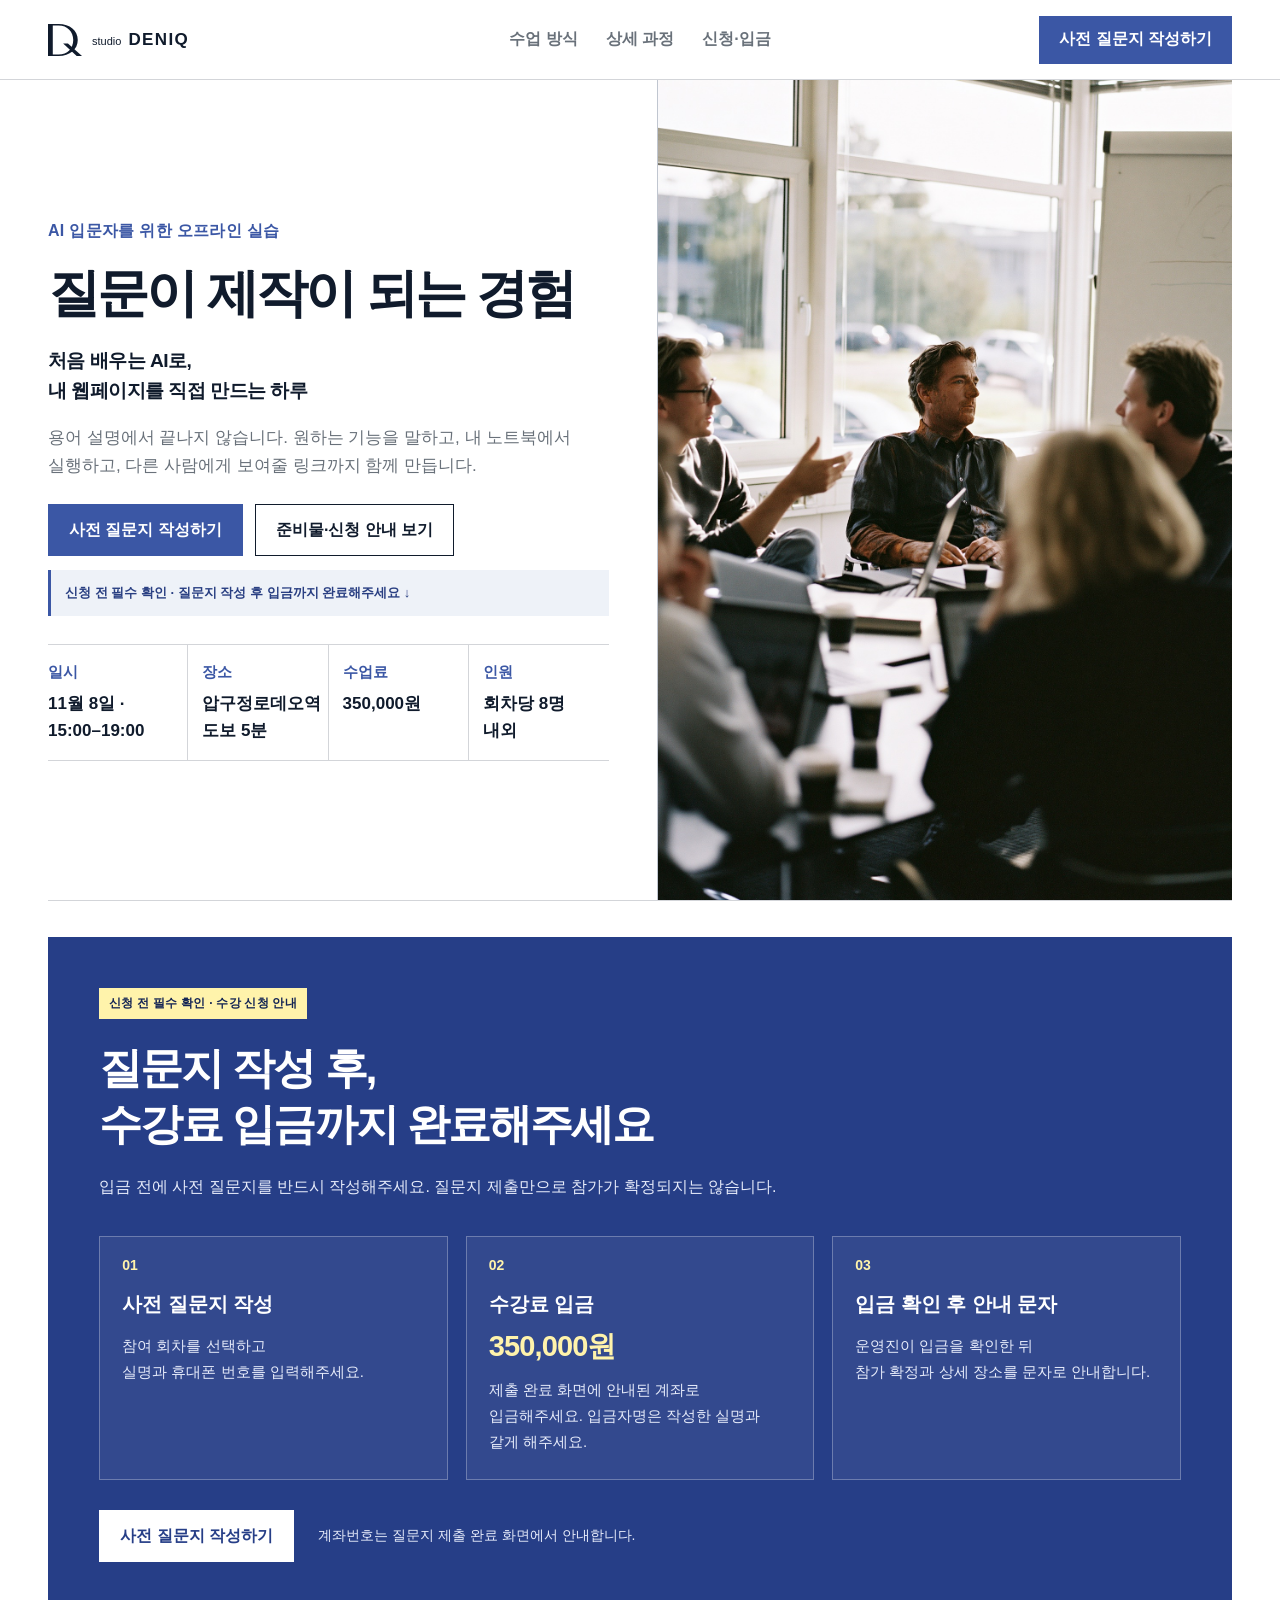
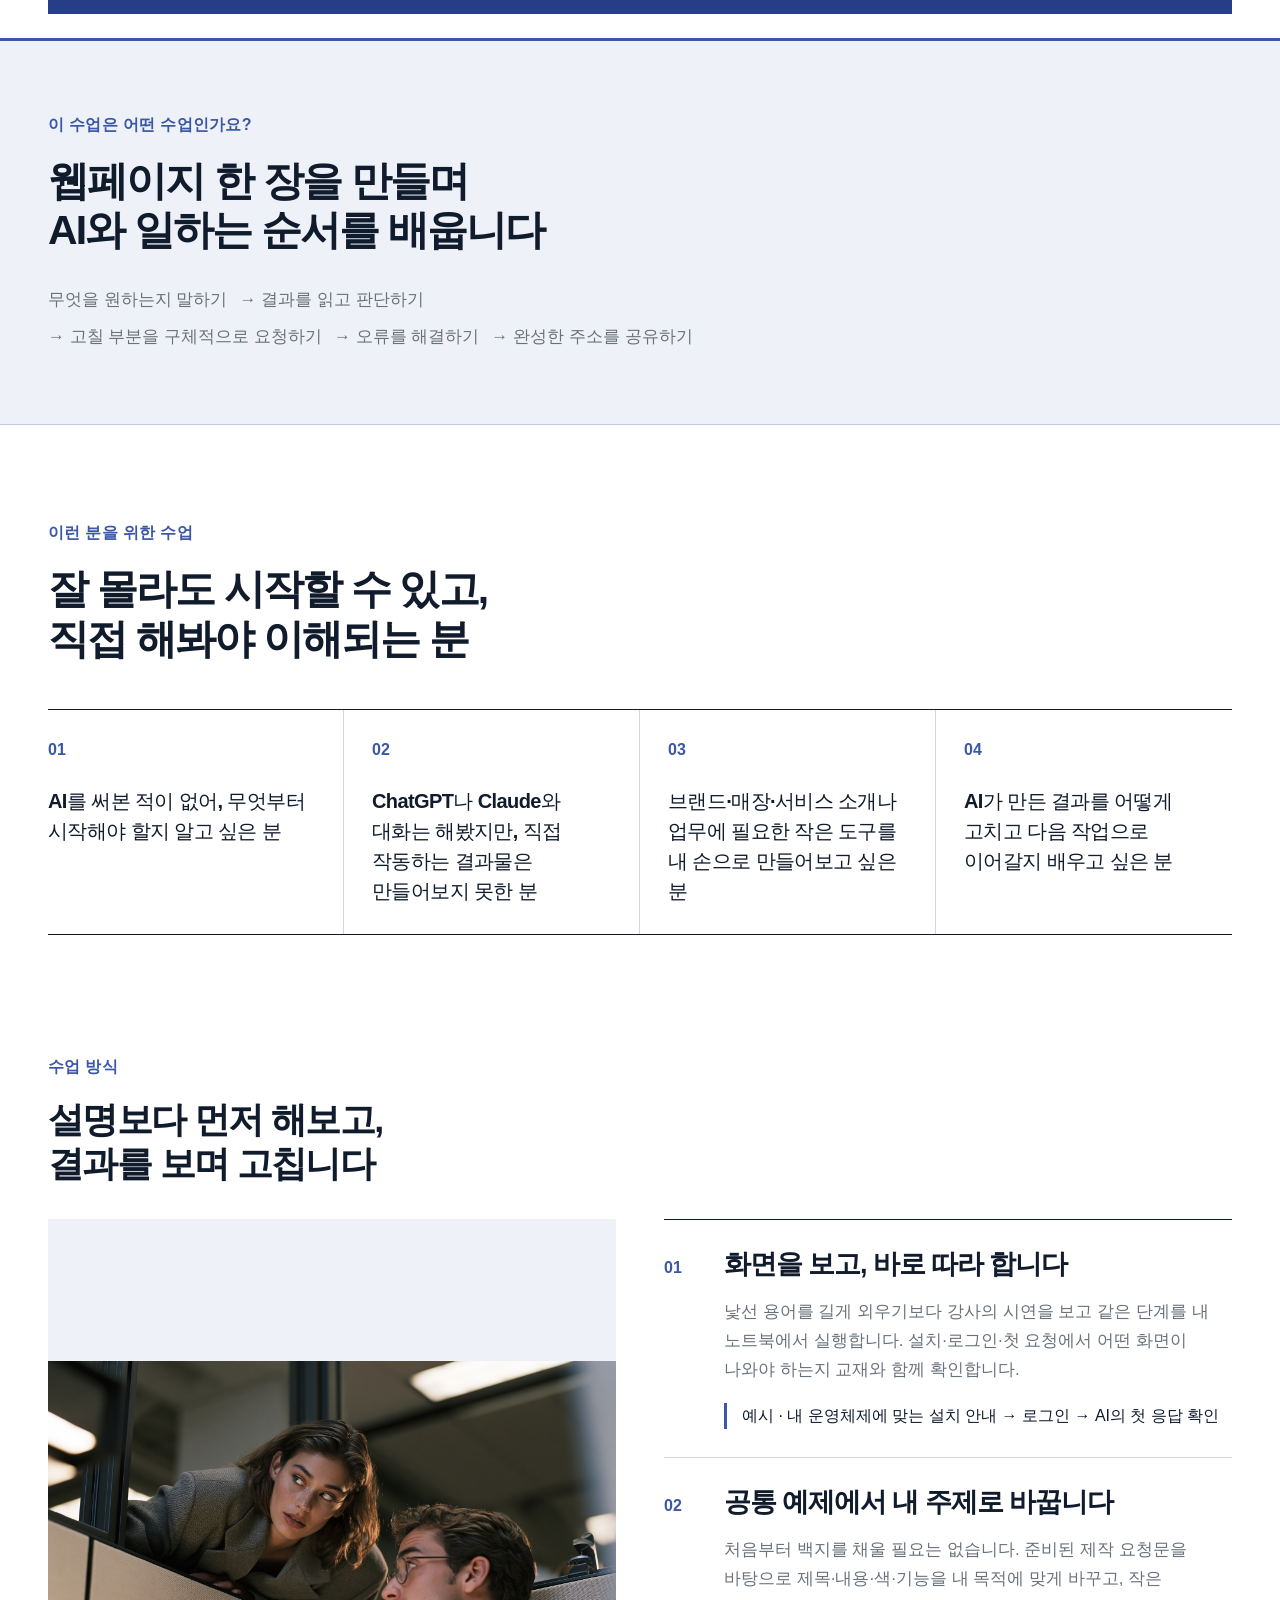
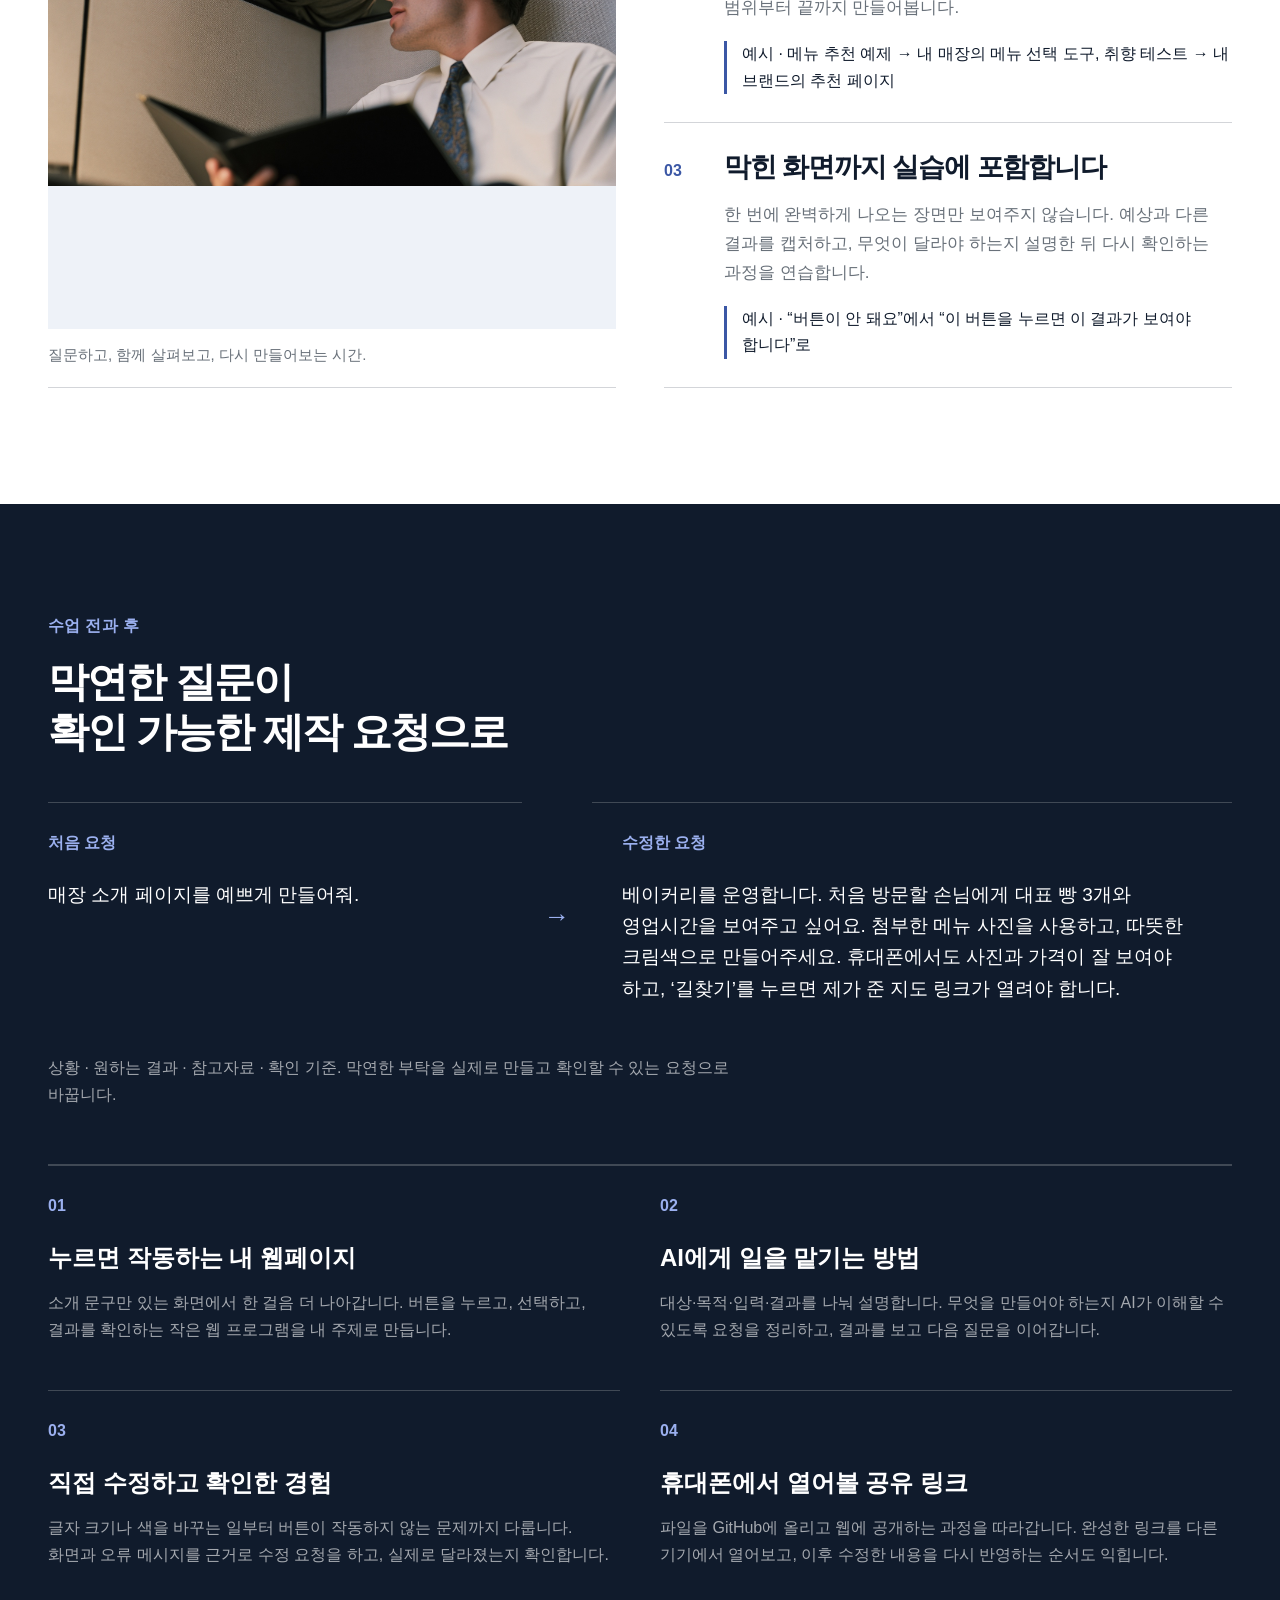
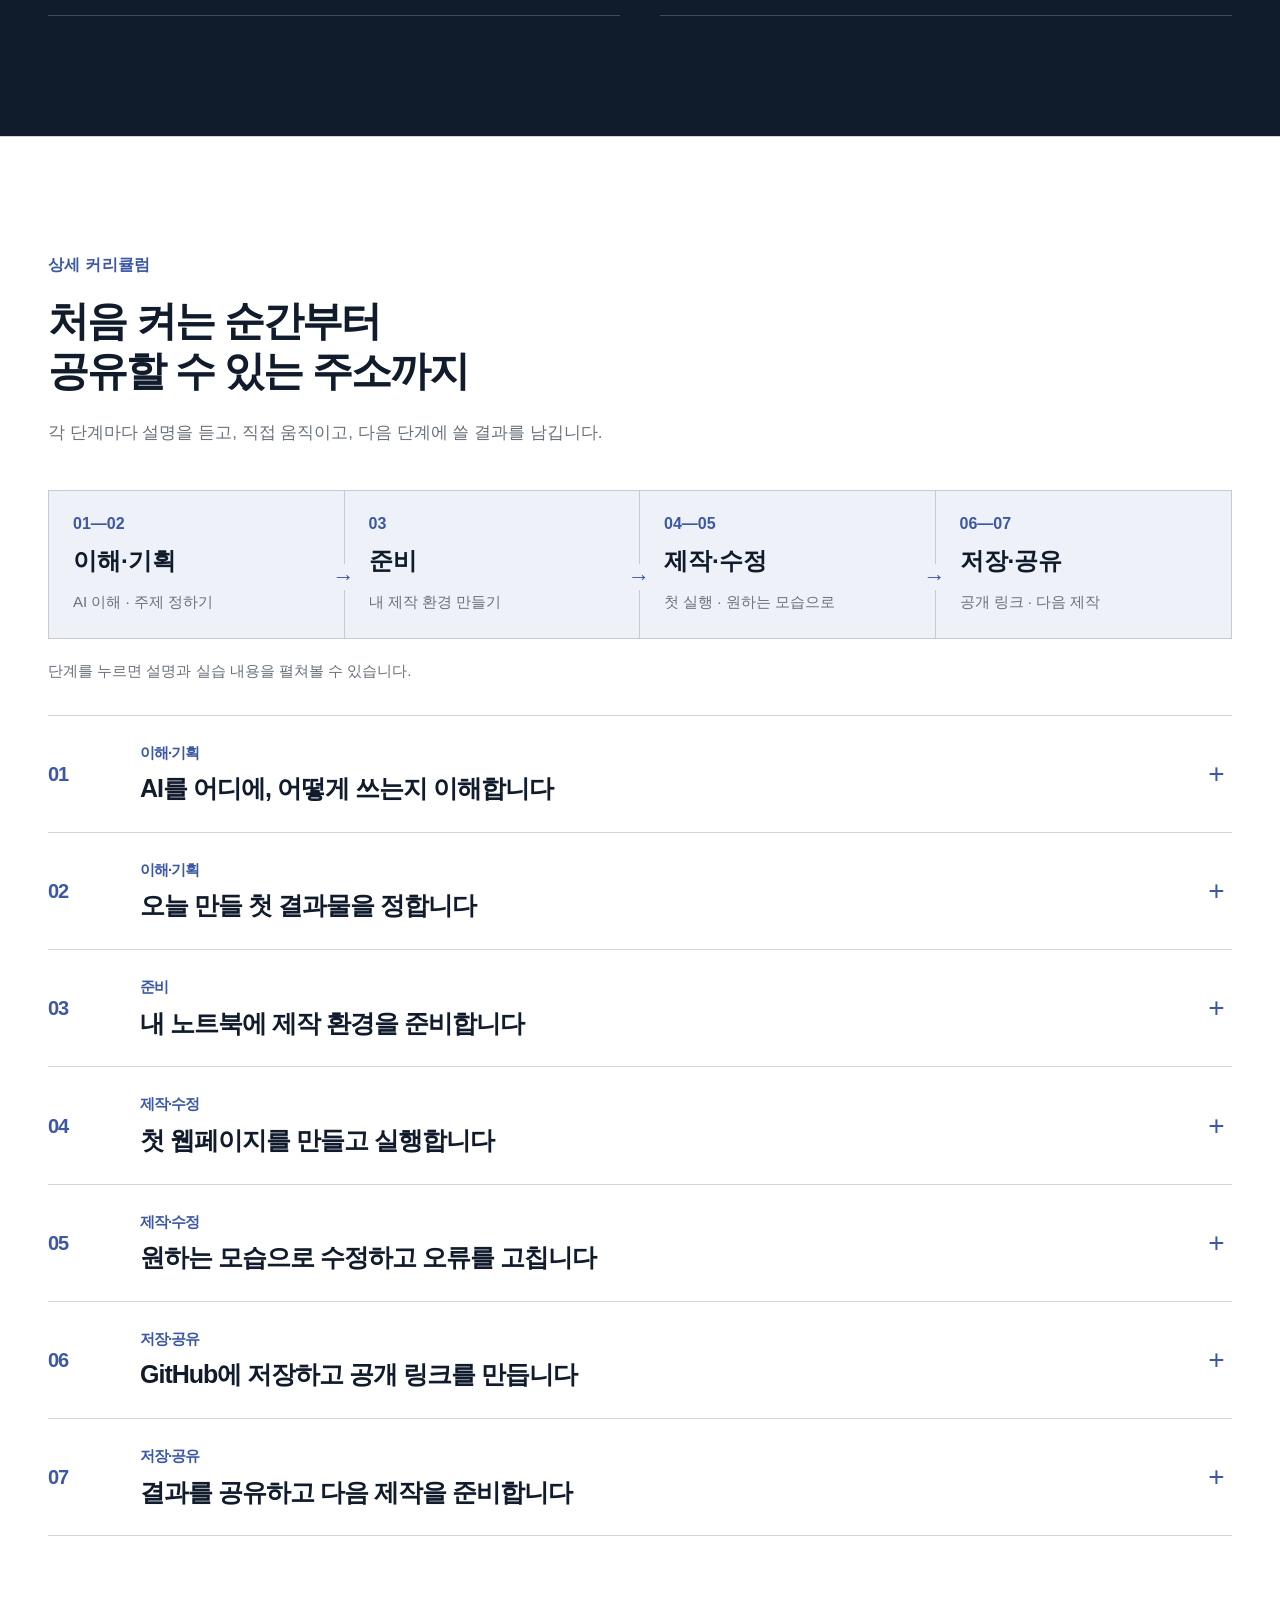
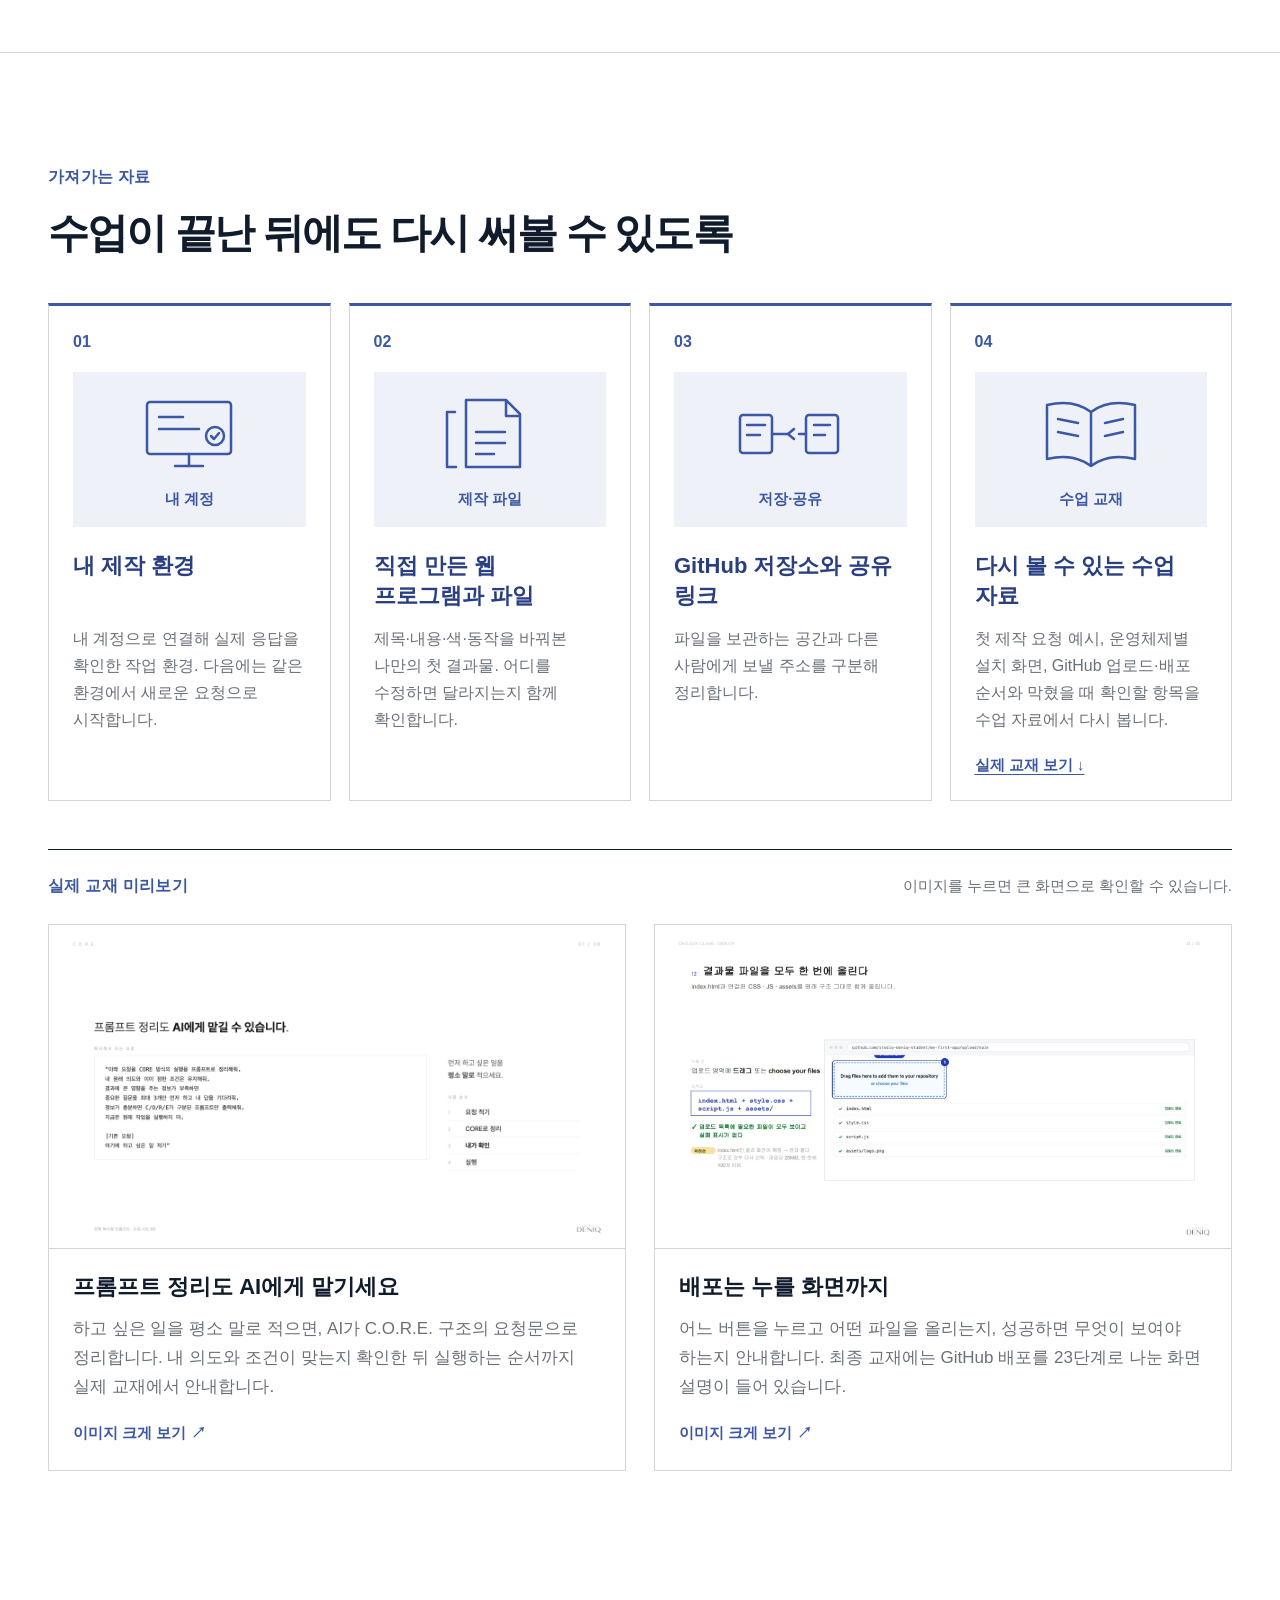
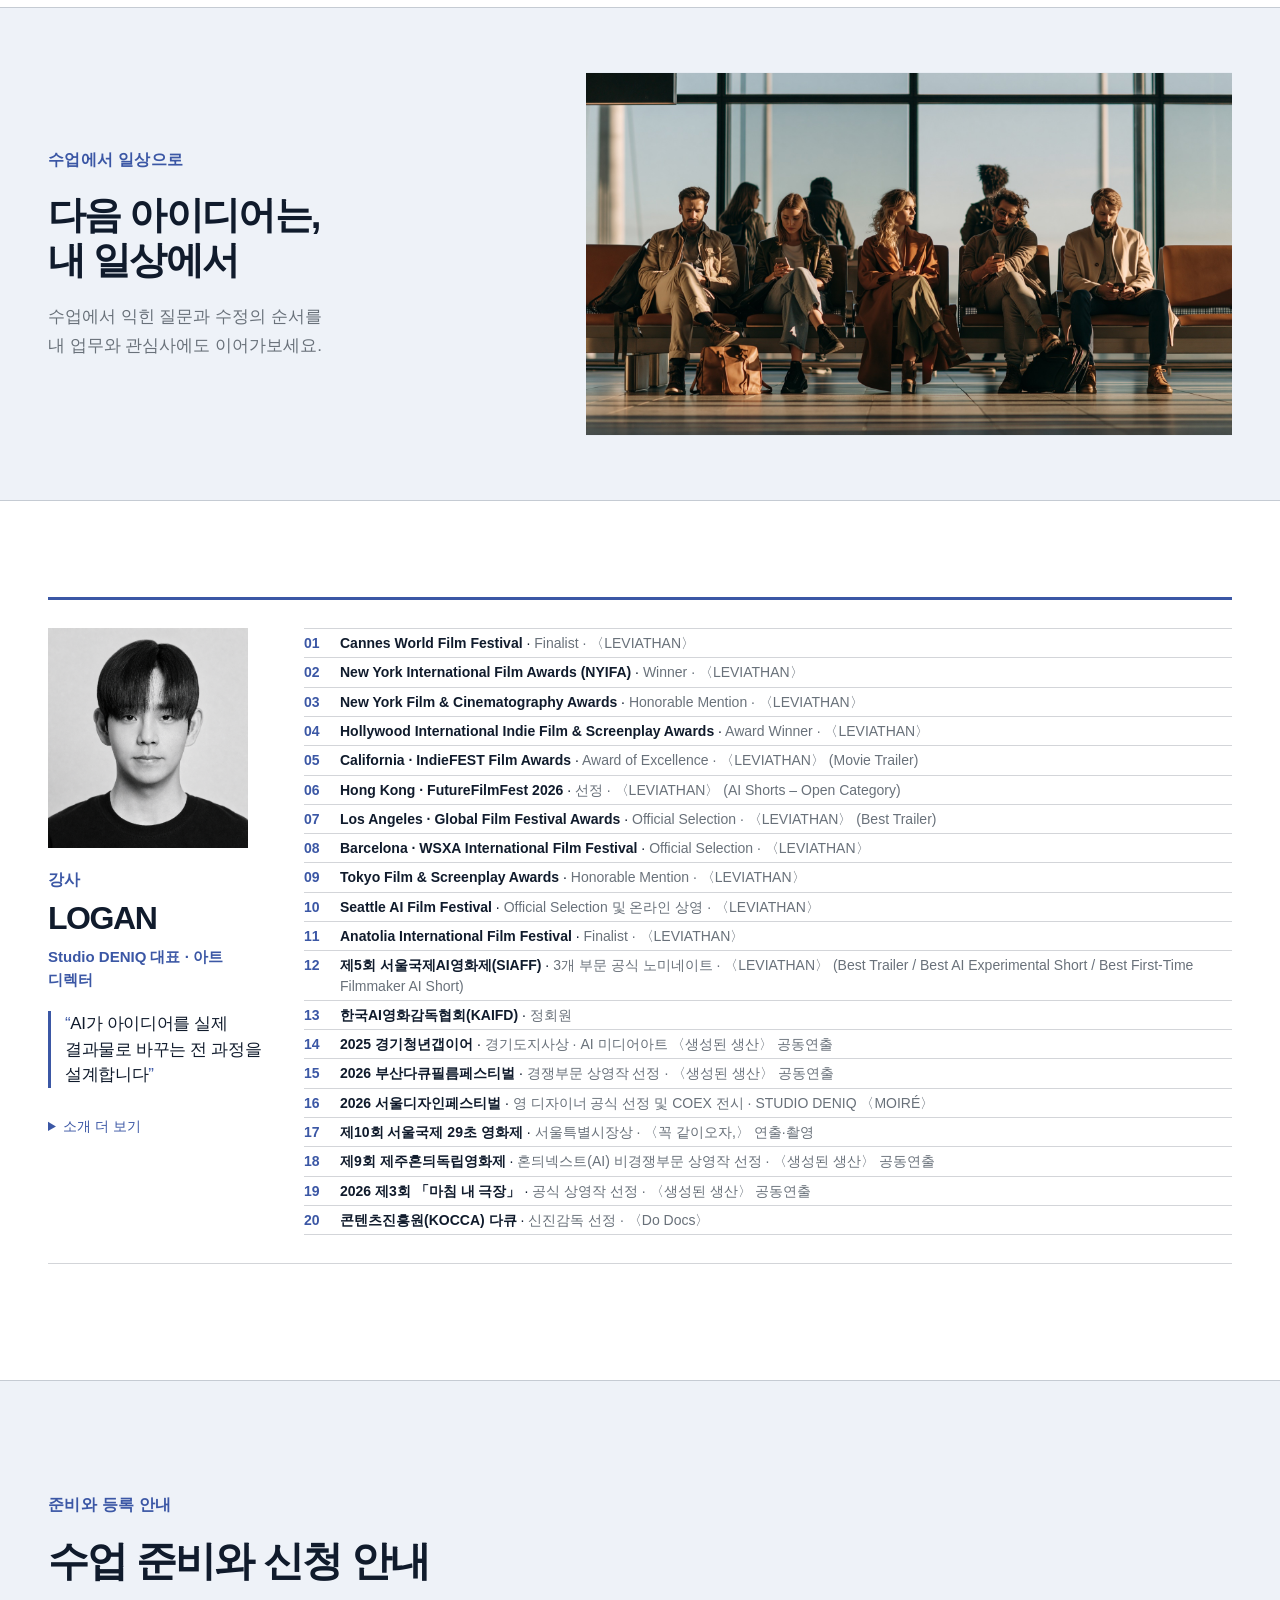
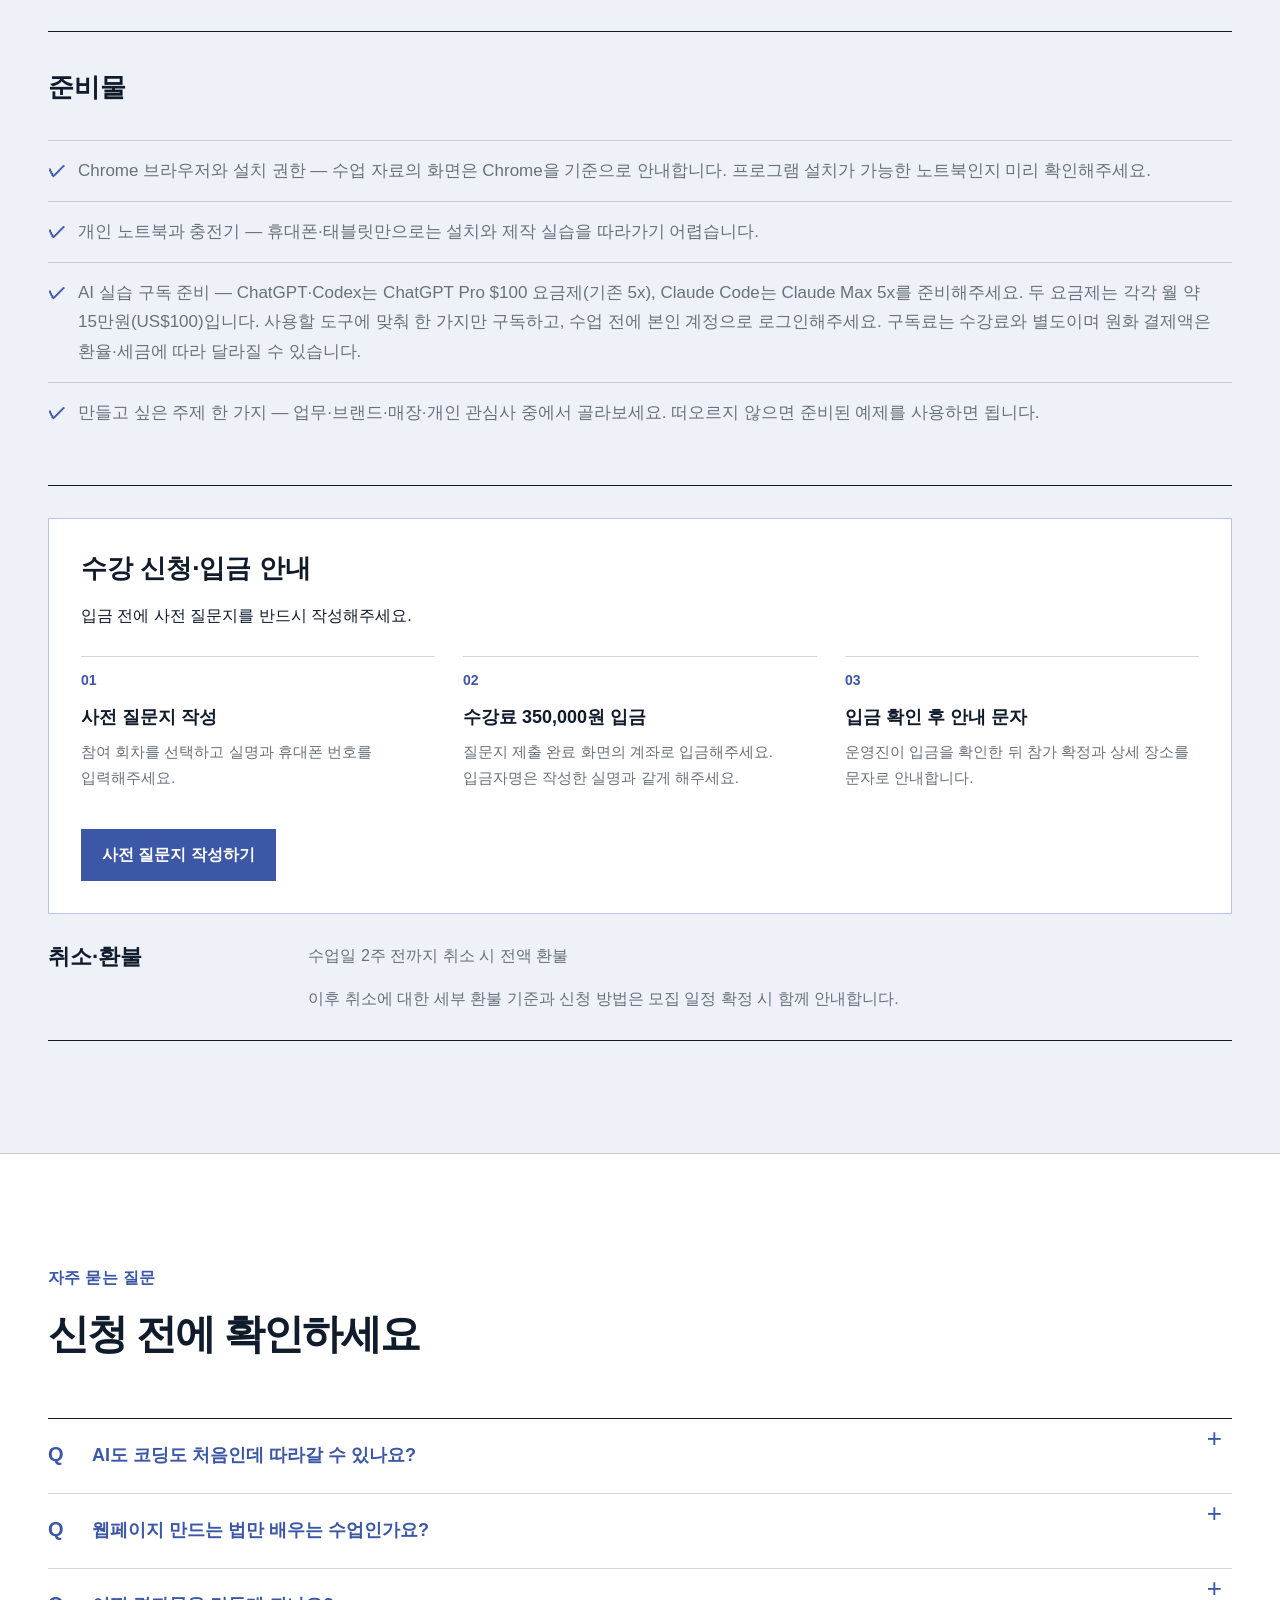
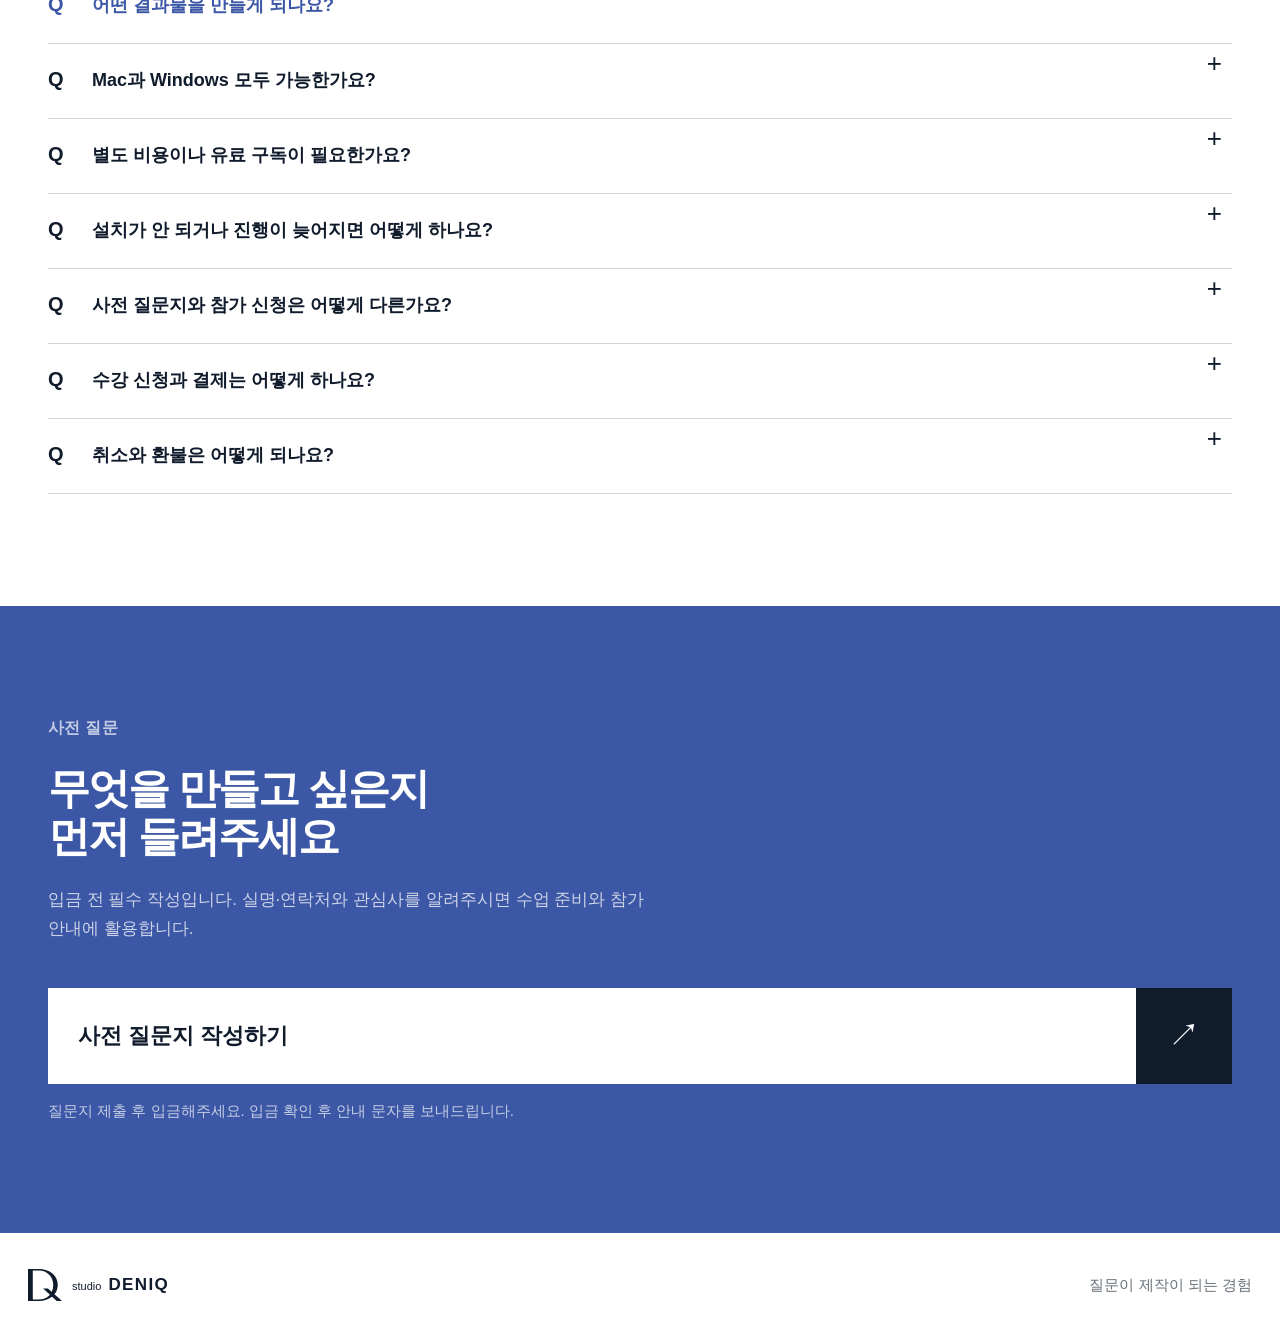
<file: index.html>
<!doctype html>
<html lang="ko">
<head>
  <meta charset="utf-8">
  <meta name="viewport" content="width=device-width, initial-scale=1, viewport-fit=cover">
  <meta name="theme-color" content="#ffffff">
  <meta name="description" content="AI가 처음이어도 내 웹페이지를 직접 만들고 수정해 공유하는 DENIQ AI 원데이클래스">
  <title>DENIQ AI 원데이클래스</title>
  <link rel="stylesheet" href="./landing.css?v=20261003-registration-top">
  <script type="module" src="./landing.js?v=20261003-registration-top"></script>
</head>
<body>
  <a class="skip-link" href="#main">본문으로 바로가기</a>

  <header class="site-header">
    <a class="brand" href="#main" aria-label="studio DENIQ 처음으로">
      <svg class="brand-mark" viewBox="0 0 128 120" aria-hidden="true"><path fill="currentColor" fill-rule="evenodd" d="M0 0h40c42.5 0 72 25.3 72 60s-29.5 60-72 60H0V0Zm18 5v110h22c33.2 0 55-23.4 55-55S73.2 5 40 5H18Z"></path><path fill="currentColor" d="M57 73h18l53 47h-20L57 73Z"></path></svg>
      <span>studio <strong>DENIQ</strong></span>
    </a>
    <nav class="site-nav" aria-label="페이지 메뉴">
      <a href="#method">수업 방식</a>
      <a href="#curriculum">상세 과정</a>
      <a href="#bank">신청·입금</a>
    </nav>
    <a class="header-cta" href="./survey.html" data-course-cta>사전 질문지 작성하기</a>
  </header>

  <p class="config-alert" data-config-alert role="status" hidden>최신 수업 정보를 불러오지 못했습니다. 잠시 후 다시 확인해주세요.</p>

  <main id="main">
    <section class="hero" id="top">
      <div class="hero-copy">
        <div class="hero-intro">
        <p class="eyebrow" data-hero-eyebrow>DENIQ AI 원데이클래스</p>
        <h1>질문이 제작이 되는 경험</h1>
        <p class="hero-lead" data-hero-lead>AI가 처음이어도 내 웹페이지를 직접 만들고, 원하는 모습으로 수정해 다른 사람에게 공유합니다.</p>
        </div>
        <div class="hero-support">
        <p class="hero-detail" data-hero-detail>한 번의 정답을 받는 수업이 아닙니다. 질문하고, 결과를 보고, 다시 고치는 과정을 내 손으로 경험합니다.</p>
        <div class="hero-actions">
          <a class="button button-primary" href="./survey.html" data-course-cta>사전 질문지 작성하기</a>
          <a class="button button-quiet" href="#payment">준비물·신청 안내 보기</a>
        </div>
        <a class="hero-registration" href="#bank">신청 전 필수 확인 · 질문지 작성 후 입금까지 완료해주세요 <span aria-hidden="true">↓</span></a>
        <dl class="hero-facts" aria-label="수업 운영 정보">
          <div><dt>일시</dt><dd data-operation="schedule">11월 8일 · 15:00–19:00</dd></div>
          <div><dt>장소</dt><dd data-operation="venue">압구정로데오역<br>도보 5분</dd></div>
          <div><dt>수업료</dt><dd data-operation="price">350,000원</dd></div>
          <div><dt>인원</dt><dd data-operation="capacity">회차당 8명 내외</dd></div>
        </dl>
        </div>
      </div>
      <figure class="hero-media">
        <img src="./assets/photo-meeting-v1.jpg" alt="햇빛이 드는 공간에서 테이블에 둘러앉아 대화하는 사람들" width="1200" height="1600" fetchpriority="high" data-hero-image>
      </figure>
    </section>

    <section class="registration-panel section-shell" id="bank" aria-labelledby="registration-title">
      <p class="registration-label">신청 전 필수 확인 · 수강 신청 안내</p>
      <h2 id="registration-title">질문지 작성 후,<br>수강료 입금까지 완료해주세요</h2>
      <p class="depositor-guide">입금 전에 사전 질문지를 반드시 작성해주세요. 질문지 제출만으로 참가가 확정되지는 않습니다.</p>
      <ol class="registration-steps">
        <li><strong>사전 질문지 작성</strong><span>참여 회차를 선택하고<br>실명과 휴대폰 번호를 입력해주세요.</span></li>
        <li><strong>수강료 입금</strong><b class="registration-price" data-payment-amount>350,000원</b><span>제출 완료 화면에 안내된 계좌로 입금해주세요. 입금자명은 작성한 실명과 같게 해주세요.</span></li>
        <li><strong>입금 확인 후 안내 문자</strong><span>운영진이 입금을 확인한 뒤<br>참가 확정과 상세 장소를 문자로 안내합니다.</span></li>
      </ol>
      <div class="registration-bottom"><a class="button registration-cta" href="./survey.html" data-course-cta>사전 질문지 작성하기</a><p>계좌번호는 질문지 제출 완료 화면에서 안내합니다.</p></div>
    </section>

    <section class="promise section-shell" id="promise" aria-labelledby="promise-title">
      <p class="section-label">이 수업은 어떤 수업인가요?</p>
      <div>
        <h2 id="promise-title">웹페이지 한 장을 만들며<br>AI와 일하는 순서를 배웁니다</h2>
        <p class="promise-flow">
          <span class="flow-line"><span class="flow-step">무엇을 원하는지 말하기</span><span class="flow-step">→ 결과를 읽고 판단하기</span></span>
          <span class="flow-line"><span class="flow-step">→ 고칠 부분을 구체적으로 요청하기</span><span class="flow-step">→ 오류를 해결하기</span><span class="flow-step">→ 완성한 주소를 공유하기</span></span>
        </p>
      </div>
    </section>

    <section class="audience section-shell" id="audience" aria-labelledby="audience-title">
      <header class="section-heading">
        <p class="section-label">이런 분을 위한 수업</p>
        <h2 id="audience-title">잘 몰라도 시작할 수 있고,<br>직접 해봐야 이해되는 분</h2>
      </header>
      <ol class="audience-list" data-audience-list>
        <li><span>01</span><p>AI를 처음 접해 어디서부터 시작할지 막막한 분</p></li>
        <li><span>02</span><p>질문과 답변을 넘어 직접 결과물을 만들어보고 싶은 분</p></li>
        <li><span>03</span><p>원하는 결과가 나오지 않을 때 어떻게 수정할지 배우고 싶은 분</p></li>
      </ol>
    </section>

    <section class="method section-shell" id="method" aria-labelledby="method-title">
      <header class="section-heading">
        <p class="section-label">수업 방식</p>
        <h2 id="method-title">설명보다 먼저 해보고,<br>결과를 보며 고칩니다</h2>
      </header>
      <div class="method-editorial">
        <figure class="method-photo editorial-photo">
          <img src="./assets/photo-collaboration-v1.jpg" alt="자료를 펼쳐두고 서로 의견을 나누는 두 동료" width="1600" height="1200" loading="lazy" decoding="async">
        </figure>
        <p class="photo-side-note">질문하고, 함께 살펴보고, 다시 만들어보는 시간.</p>
      </div>
      <div class="method-list" data-teaching-method>
        <article><span>01</span><div><h3>같이 만들기</h3><p>강사의 완성 화면을 구경하는 데서 끝내지 않고 각자의 페이지를 직접 만듭니다.</p></div></article>
        <article><span>02</span><div><h3>판단하고 수정하기</h3><p>AI의 첫 결과를 그대로 쓰지 않고 목적과 화면을 확인하며 다음 요청을 정합니다.</p></div></article>
        <article><span>03</span><div><h3>막힘을 해결하기</h3><p>오류가 나면 메시지를 읽고 원인을 좁혀 다시 시도하는 순서를 연습합니다.</p></div></article>
      </div>
    </section>

    <section class="transformation" id="results" aria-labelledby="results-title">
      <div class="section-shell">
        <header class="section-heading section-heading-light">
          <p class="section-label">수업 전과 후</p>
          <h2 id="results-title">막연한 질문이<br>확인 가능한 제작 요청으로</h2>
        </header>
        <div class="request-example" aria-label="질문 수정 예시">
          <div><span>처음 요청</span><p data-request-before>“매장 소개 페이지를 예쁘게 만들어줘.”</p></div>
          <b aria-hidden="true">→</b>
          <div><span>수정한 요청</span><p data-request-after>“베이커리를 처음 방문할 손님에게 대표 빵과 영업시간을 보여주고, 휴대폰에서도 잘 보이며 길찾기 링크가 열리게 만들어주세요.”</p></div>
        </div>
        <p class="request-explanation" data-request-explanation>상황 · 원하는 결과 · 참고자료 · 확인 기준을 더해 실제로 만들고 확인할 수 있는 요청으로 바꿉니다.</p>
        <div class="outcome-grid" data-outcomes></div>
      </div>
    </section>

    <section class="curriculum" id="curriculum" aria-labelledby="curriculum-title">
      <div class="section-shell">
        <header class="section-heading">
          <p class="section-label">상세 커리큘럼</p>
          <h2 id="curriculum-title">처음 켜는 순간부터<br>공유할 수 있는 주소까지</h2>
          <p class="section-intro">각 단계마다 설명을 듣고, 직접 움직이고, 다음 단계에 쓸 결과를 남깁니다.</p>
        </header>
        <nav class="curriculum-overview" aria-label="7단계 실습 흐름">
          <a href="#journey-01"><span>01—02</span><strong>이해·기획</strong><small>AI 이해 · 주제 정하기</small></a>
          <a href="#journey-03"><span>03</span><strong>준비</strong><small>내 제작 환경 만들기</small></a>
          <a href="#journey-04"><span>04—05</span><strong>제작·수정</strong><small>첫 실행 · 원하는 모습으로</small></a>
          <a href="#journey-06"><span>06—07</span><strong>저장·공유</strong><small>공개 링크 · 다음 제작</small></a>
        </nav>
        <p class="curriculum-guide">단계를 누르면 설명과 실습 내용을 펼쳐볼 수 있습니다.</p>
        <div class="journey-list" id="journey-list" data-journey></div>
      </div>
    </section>

    <section class="deliverables section-shell" id="deliverables" aria-labelledby="deliverables-title">
      <header class="section-heading">
        <p class="section-label">가져가는 자료</p>
        <h2 id="deliverables-title">수업이 끝난 뒤에도 다시 써볼 수 있도록</h2>
      </header>
      <div class="deliverable-list" data-deliverables></div>
      <div class="materials-heading" id="materials"><p class="section-label">실제 교재 미리보기</p><p>이미지를 누르면 큰 화면으로 확인할 수 있습니다.</p></div>
      <div class="materials-visuals" data-materials-visuals></div>
    </section>

    <section class="afterclass section-shell" id="afterclass" aria-labelledby="afterclass-title">
      <div class="afterclass-copy">
        <p class="section-label">수업에서 일상으로</p>
        <h2 id="afterclass-title">다음 아이디어는,<br>내 일상에서</h2>
        <p>수업에서 익힌 질문과 수정의 순서를<br>내 업무와 관심사에도 이어가보세요.</p>
      </div>
      <figure class="afterclass-photo editorial-photo">
        <img src="./assets/photo-everyday-v1.jpg" alt="공항 대기 공간에서 각자의 기기를 사용하는 사람들" width="1600" height="900" loading="lazy" decoding="async">
      </figure>
    </section>

    <section class="instructor section-shell" id="instructor" aria-labelledby="instructor-title">
      <div class="profile-overview">
        <div class="profile-photo"><img src="./assets/logan-profile-bw.png" alt="LOGAN 흑백 상반신 프로필" loading="lazy" decoding="async"></div>
        <article class="profile-copy">
          <p class="section-label">강사</p>
          <h2 id="instructor-title" data-instructor-name>LOGAN</h2>
          <p class="profile-role" data-instructor-role>Studio DENIQ 대표·아트 디렉터</p>
          <blockquote class="profile-quote" data-instructor-quote>AI가 아이디어를 실제 결과물로 바꾸는 전 과정을 설계합니다</blockquote>
          <details class="profile-about"><summary>소개 더 보기</summary><p class="profile-summary" data-instructor-summary>LOGAN은 Studio DENIQ의 대표·아트 디렉터로서 AI 영상과 미디어아트, 브랜드 비주얼과 IP, 콘텐츠 제작 도구, 3D·가구·공간으로 이어지는 프로젝트를 기획하고 디렉팅합니다.</p></details>
        </article>
      </div>
      <ol class="instructor-credits" data-instructor-credits role="list" aria-label="주요 이력"><li><span class="instructor-credit-number" aria-hidden="true">01</span><p class="instructor-credit-line"><strong class="instructor-credit-title">Cannes World Film Festival</strong><span aria-hidden="true"> · </span><span class="instructor-credit-detail">Finalist · 〈LEVIATHAN〉</span></p></li></ol>
    </section>

    <section class="logistics" id="payment" aria-labelledby="logistics-title">
      <div class="section-shell">
        <header class="section-heading">
          <p class="section-label">준비와 등록 안내</p>
          <h2 id="logistics-title">수업 준비와 신청 안내</h2>
        </header>
        <div class="logistics-grid">
          <article class="preparation-panel">
            <h3>준비물</h3>
            <ul data-preparation><li>실습에 사용할 개인 노트북과 충전기</li></ul>
          </article>
        </div>
        <section class="registration-summary" aria-labelledby="registration-summary-title">
          <h3 id="registration-summary-title">수강 신청·입금 안내</h3>
          <p>입금 전에 사전 질문지를 반드시 작성해주세요.</p>
          <ol class="registration-steps">
            <li><strong>사전 질문지 작성</strong><span>참여 회차를 선택하고 실명과 휴대폰 번호를 입력해주세요.</span></li>
            <li><strong>수강료 <b data-payment-amount>350,000원</b> 입금</strong><span>질문지 제출 완료 화면의 계좌로 입금해주세요. 입금자명은 작성한 실명과 같게 해주세요.</span></li>
            <li><strong>입금 확인 후 안내 문자</strong><span>운영진이 입금을 확인한 뒤 참가 확정과 상세 장소를 문자로 안내합니다.</span></li>
          </ol>
          <a class="button button-primary" href="./survey.html" data-course-cta>사전 질문지 작성하기</a>
        </section>
        <div class="refund-row">
          <h3>취소·환불</h3>
          <p data-refund-policy>환불 기준 안내 예정</p>
          <p data-refund-after></p>
        </div>
      </div>
    </section>

    <section class="faq section-shell" id="faq" aria-labelledby="faq-title">
      <header class="section-heading"><p class="section-label">자주 묻는 질문</p><h2 id="faq-title">신청 전에 확인하세요</h2></header>
      <div class="faq-list" data-faq></div>
    </section>

    <section class="apply" id="apply" aria-labelledby="apply-title">
      <div class="section-shell apply-inner">
        <p class="section-label">사전 질문</p>
        <h2 id="apply-title">무엇을 만들고 싶은지<br>먼저 들려주세요</h2>
        <p>입금 전 필수 작성입니다. 실명·연락처와 관심사를 알려주시면 수업 준비와 참가 안내에 활용합니다.</p>
        <a class="apply-link" href="./survey.html" data-course-cta><span>사전 질문지 작성하기</span><b aria-hidden="true">↗</b></a>
        <p class="application-status" data-application-status>현재 사전 질문지는 검토용이며 실제 접수되지 않습니다.</p>
      </div>
    </section>
  </main>

  <footer class="site-footer"><div class="brand"><svg class="brand-mark" viewBox="0 0 128 120" aria-hidden="true"><path fill="currentColor" fill-rule="evenodd" d="M0 0h40c42.5 0 72 25.3 72 60s-29.5 60-72 60H0V0Zm18 5v110h22c33.2 0 55-23.4 55-55S73.2 5 40 5H18Z"></path><path fill="currentColor" d="M57 73h18l53 47h-20L57 73Z"></path></svg><span>studio <strong>DENIQ</strong></span></div><p>질문이 제작이 되는 경험</p></footer>

  <noscript><p class="noscript-message">사전 질문지를 작성하려면 JavaScript를 켜주세요.</p></noscript>
</body>
</html>
</file>
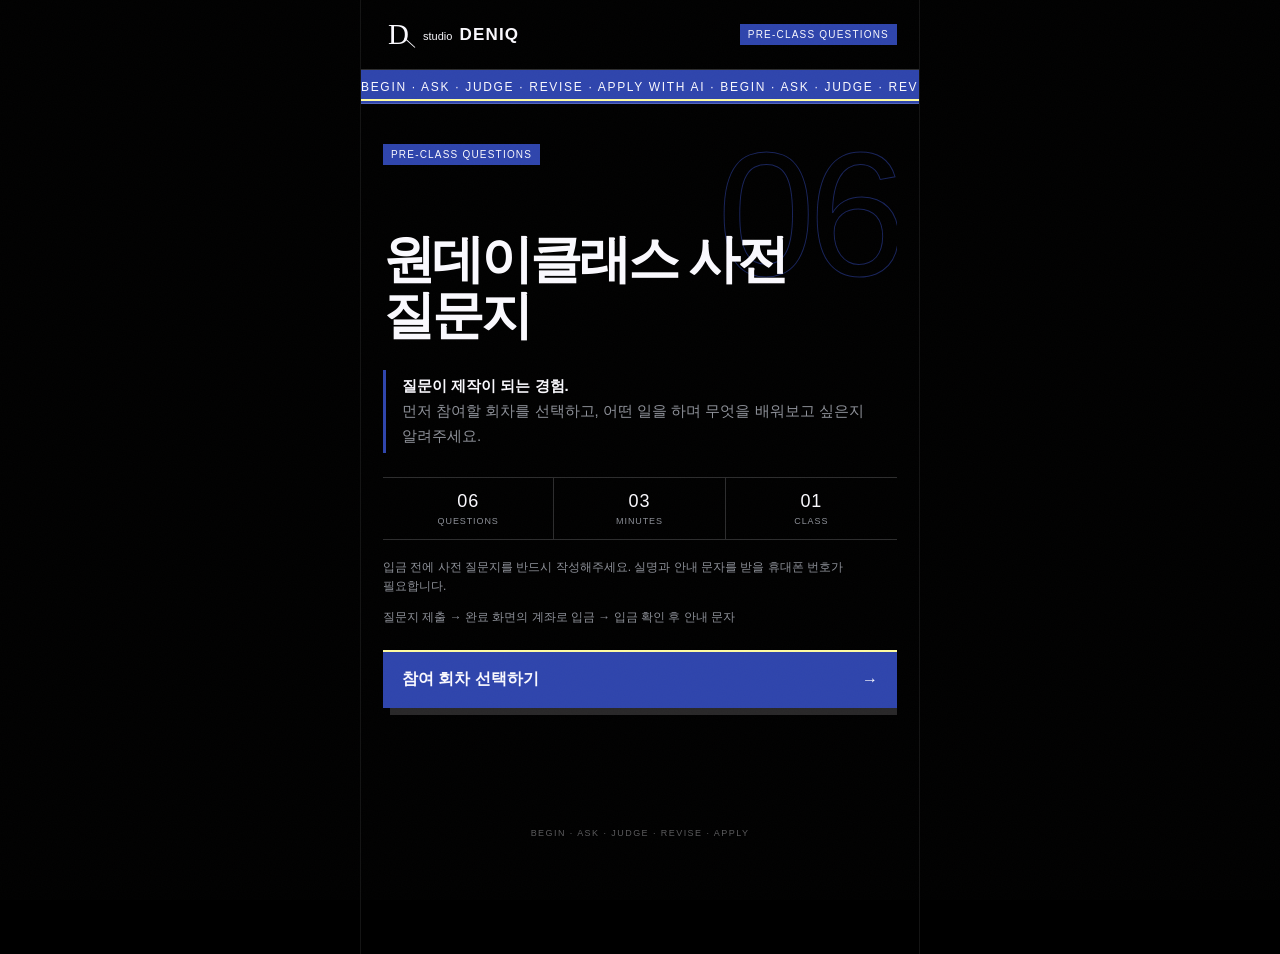
<file: survey.html>
<!doctype html>
<html lang="ko">
<head>
  <meta charset="utf-8">
  <meta name="viewport" content="width=device-width, initial-scale=1, viewport-fit=cover">
  <meta name="theme-color" content="#000000">
  <meta name="color-scheme" content="dark">
  <meta name="description" content="DENIQ AI 원데이클래스 사전 질문지">
  <title>DENIQ · 원데이클래스 사전 질문지</title>
  <link rel="stylesheet" href="./survey.css?v=20261003-registration">
  <script type="module" src="./survey.js?v=20261003-registration"></script>
</head>
<body>
  <a class="skip-link" href="#survey-main">질문으로 바로 이동</a>
  <div class="app-shell">
    <header class="topbar">
      <a class="brand" href="./index.html" aria-label="DENIQ 원데이클래스 소개로 돌아가기">
        <span class="brand-mark" aria-hidden="true">D</span>
        <span class="brand-lockup">studio <strong>DENIQ</strong></span>
      </a>
      <span class="topbar-label">PRE-CLASS QUESTIONS</span>
    </header>

    <div class="ticker" aria-hidden="true">
      <div class="ticker-track">BEGIN · ASK · JUDGE · REVISE · APPLY WITH AI · BEGIN · ASK · JUDGE · REVISE · APPLY WITH AI ·</div>
    </div>

    <div class="progress-region" data-progress-region hidden>
      <div class="progress" role="progressbar" aria-label="질문 진행률" aria-valuemin="1" aria-valuemax="6" aria-valuenow="1" aria-valuetext="6개 중 1번째 질문">
        <i data-progress-bar></i>
      </div>
      <p class="progress-label" data-progress-label>01 / 06</p>
    </div>

    <p class="preview-badge" data-preview-badge hidden>미리보기 · 실제 접수되지 않습니다</p>

    <form id="survey-form" novalidate>
      <div class="bot-field" aria-hidden="true"><label for="website">Website</label><input id="website" name="website" tabindex="-1" autocomplete="off"></div>
      <main id="survey-main" class="screen" tabindex="-1"></main>
      <footer class="actions" data-actions hidden></footer>
    </form>

    <p class="sr-only" data-live-status role="status" aria-live="polite" aria-atomic="true"></p>
  </div>

  <noscript><div class="noscript-message">이 질문지를 작성하려면 브라우저의 JavaScript를 켜주세요.</div></noscript>
</body>
</html>
</file>
<file: landing.css>
:root {
  --gesso: #f7f3ea;
  --paper: #fffdf8;
  --ink: #101b2c;
  --blue: #3b57a5;
  --blue-deep: #293f82;
  --blue-wash: #e5e9f4;
  --sand: #e8dfcf;
  --muted: #69717a;
  --line: rgba(16, 27, 44, .18);
  --light-line: rgba(255, 253, 248, .2);
  --page: 1280px;
  --display: "Pretendard Variable", Pretendard, -apple-system, BlinkMacSystemFont, "Segoe UI", sans-serif;
}

* { box-sizing: border-box; }
html { scroll-behavior: smooth; background: var(--gesso); }
body {
  min-width: 320px;
  margin: 0;
  overflow-x: hidden;
  color: var(--ink);
  background: var(--gesso);
  font-family: var(--display);
  -webkit-font-smoothing: antialiased;
  word-break: keep-all;
}
img { display: block; max-width: 100%; }
section[id], aside[id] { scroll-margin-top: 88px; }
a { color: inherit; }
button { font: inherit; }
[hidden] { display: none !important; }
:focus-visible { outline: 3px solid var(--blue); outline-offset: 4px; }
.skip-link { position: fixed; z-index: 1000; top: 10px; left: 10px; padding: 12px 16px; color: white; background: var(--ink); transform: translateY(-160%); }
.skip-link:focus { transform: none; }
.section-shell { width: min(calc(100% - 56px), var(--page)); margin-inline: auto; }
.section-label { margin: 0; color: var(--blue); font-size: 11px; font-weight: 800; letter-spacing: .08em; }

.site-header {
  position: sticky;
  z-index: 90;
  top: 0;
  height: 72px;
  padding-inline: max(28px, calc((100vw - var(--page)) / 2));
  display: grid;
  grid-template-columns: 1fr auto 1fr;
  align-items: center;
  gap: 28px;
  background: rgba(247, 243, 234, .94);
  border-bottom: 1px solid var(--line);
  backdrop-filter: blur(14px);
}
.brand { min-width: 0; display: flex; align-items: center; gap: 10px; text-decoration: none; }
.brand-mark { width: 34px; height: 32px; flex: 0 0 auto; }
.brand span { font-size: 11px; }
.brand strong { margin-left: 4px; font-size: 17px; letter-spacing: .08em; }
.site-nav { display: flex; align-items: center; gap: 8px; }
.site-nav a { min-height: 44px; padding: 0 12px; display: inline-flex; align-items: center; color: var(--muted); font-size: 12px; font-weight: 650; text-decoration: none; }
.site-nav a:hover { color: var(--blue); }
.header-cta { min-height: 44px; padding: 0 18px; justify-self: end; display: inline-flex; align-items: center; color: white; background: var(--blue); font-size: 12px; font-weight: 780; text-decoration: none; }
.config-alert { margin: 0; padding: 12px 24px; color: var(--ink); background: #fff1a8; font-size: 12px; font-weight: 700; line-height: 1.5; text-align: center; }

.hero {
  width: min(100%, var(--page));
  min-height: 740px;
  margin-inline: auto;
  display: grid;
  grid-template-columns: minmax(0, 1.06fr) minmax(0, 1fr);
  border-bottom: 1px solid var(--line);
}
.hero-copy { min-width: 0; padding: 56px 56px 48px 0; display: flex; flex-direction: column; justify-content: center; }
.eyebrow { margin: 0; color: var(--blue); font-size: 11px; font-weight: 820; letter-spacing: .1em; }
.hero h1 { max-width: 610px; margin: 20px 0 0; font-size: clamp(48px, 4.1vw, 60px); line-height: 1.07; letter-spacing: -.055em; font-weight: 650; text-wrap: balance; }
.hero-lead { max-width: 600px; margin: 24px 0 0; white-space: pre-line; font-size: clamp(19px, 1.5vw, 22px); line-height: 1.45; letter-spacing: -.028em; font-weight: 600; text-wrap: balance; }
.hero-detail { max-width: 590px; margin: 12px 0 0; color: var(--muted); font-size: 14px; line-height: 1.66; }
.hero-actions { margin-top: 24px; display: flex; flex-wrap: wrap; gap: 10px; }
.button { min-height: 52px; padding: 0 21px; display: inline-flex; align-items: center; justify-content: center; border: 1px solid var(--ink); font-size: 13px; font-weight: 760; text-decoration: none; }
.button-primary { color: white; background: var(--blue); border-color: var(--blue); }
.button-primary:hover { background: var(--blue-deep); }
.button-quiet { background: transparent; }
.hero-facts { margin: 30px 0 0; padding-top: 0; display: grid; grid-template-columns: repeat(4, minmax(0, 1fr)); }
.hero-facts div { min-width: 0; padding: 15px 16px 13px; border-block: 1px solid var(--line); border-right: 1px solid var(--line); }
.hero-facts div:first-child { padding-left: 0; }
.hero-facts div:last-child { border-right: 0; }
.hero-facts dt { color: var(--blue); font-size: 10px; font-weight: 800; }
.hero-facts dd { margin: 8px 0 0; overflow-wrap: anywhere; font-size: 12px; line-height: 1.5; font-weight: 650; }
.hero-media { position: relative; min-width: 0; min-height: 0; aspect-ratio: 3 / 4; margin: 0; overflow: hidden; background: var(--sand); border-left: 1px solid var(--line); }
.hero-media img { position: absolute; inset: 0; width: 100%; height: 100%; object-fit: cover; object-position: center; }
.editorial-photo { min-width: 0; margin: 0; overflow: hidden; background: var(--sand); }
.editorial-photo img { width: 100%; height: auto; }
.photo-side-note { margin: 14px 0 0; color: var(--muted); font-size: 12px; line-height: 1.6; }

.promise { padding-block: 88px; display: grid; grid-template-columns: 28% 72%; border-bottom: 1px solid var(--line); }
.promise > div { padding-left: 42px; border-left: 1px solid var(--line); }
.promise h2 { max-width: 850px; margin: 0; font-size: clamp(36px, 3.2vw, 48px); line-height: 1.13; letter-spacing: -.045em; text-wrap: balance; }
.promise div p { max-width: 780px; margin: 30px 0 0; color: var(--muted); font-size: 16px; line-height: 1.75; }

.section-heading { display: grid; grid-template-columns: 28% 1fr; align-items: start; }
.section-heading h2 { max-width: 870px; margin: 0; font-size: clamp(36px, 3.2vw, 48px); line-height: 1.12; letter-spacing: -.045em; text-wrap: balance; }
.section-heading .section-label { padding-top: 10px; }
.section-intro { grid-column: 2; max-width: 620px; margin: 22px 0 0; color: var(--muted); font-size: 15px; line-height: 1.72; }
.audience { padding-block: 96px 72px; }
.audience-list { margin: 64px 0 0; padding: 0; display: grid; grid-template-columns: repeat(4, minmax(0, 1fr)); list-style: none; border-block: 1px solid var(--ink); }
.audience-list li { min-height: 220px; padding: 26px 28px 28px; display: flex; flex-direction: column; border-right: 1px solid var(--line); }
.audience-list li:first-child { padding-left: 0; }
.audience-list li:last-child { border-right: 0; }
.audience-list span { color: var(--blue); font-size: 11px; font-weight: 800; }
.audience-list p { max-width: 300px; margin: auto 0 0; font-size: 20px; line-height: 1.42; letter-spacing: -.03em; font-weight: 570; }

.transformation { padding-block: 110px 120px; color: var(--paper); background: var(--ink); }
.section-heading-light .section-label { color: #9bb0ef; }
.request-example { margin-top: 58px; display: grid; grid-template-columns: 1fr 70px 1.35fr; align-items: stretch; border-block: 1px solid var(--light-line); }
.request-example div { min-height: 190px; padding: 28px 30px; }
.request-example div:first-child { padding-left: 0; }
.request-example span { color: #9bb0ef; font-size: 10px; font-weight: 800; }
.request-example p { margin: 36px 0 0; font-size: 19px; line-height: 1.6; }
.request-example > b { display: grid; place-items: center; color: #9bb0ef; border-inline: 1px solid var(--light-line); font-size: 26px; font-weight: 400; }
.request-explanation { max-width: 760px; margin: 22px 0 0 auto; color: rgba(255,255,255,.62); font-size: 13px; line-height: 1.7; }
.outcome-grid { margin-top: 60px; display: grid; grid-template-columns: repeat(3, 1fr); border-top: 1px solid var(--light-line); }
.outcome-grid article { min-height: 225px; padding: 28px 26px; border-right: 1px solid var(--light-line); border-bottom: 1px solid var(--light-line); }
.outcome-grid article:first-child { grid-column: span 2; padding-left: 0; }
.outcome-grid article:nth-child(3n) { border-right: 0; }
.outcome-grid span { color: #9bb0ef; font-size: 10px; font-weight: 800; }
.outcome-grid h3 { margin: 46px 0 0; font-size: 24px; line-height: 1.3; }
.outcome-grid p { max-width: 500px; margin: 14px 0 0; color: rgba(255,255,255,.62); font-size: 13px; line-height: 1.7; }

.method { padding-block: 48px 116px; display: grid; grid-template-columns: 1.05fr 1fr; align-items: start; gap: 64px; }
.method .section-heading { grid-template-columns: 1fr; }
.method .section-heading h2 { margin-top: 24px; font-size: clamp(32px, 2.8vw, 42px); line-height: 1.18; }
.method-photo { margin-top: 38px; }
.method-photo img { aspect-ratio: 4 / 3; object-fit: contain; }
.method-list { margin-top: 8px; border-top: 1px solid var(--ink); }
.method-list article { min-height: 170px; display: grid; grid-template-columns: 44px 1fr; border-bottom: 1px solid var(--line); }
.method-list article > span { padding: 28px 0; color: var(--blue); font-size: 12px; font-weight: 800; }
.method-list article > div { min-width: 0; padding: 28px 0 30px 16px; display: grid; grid-template-columns: 1fr; gap: 16px; }
.method-list h3 { margin: 0; font-size: 27px; line-height: 1.25; letter-spacing: -.04em; }
.method-list p { margin: 0; color: var(--muted); font-size: 14px; line-height: 1.75; }
.method-example { grid-column: 1; margin-top: 2px !important; padding-left: 15px; color: var(--ink) !important; border-left: 3px solid var(--blue); font-size: 12px !important; }

.curriculum { padding-block: 116px; background: var(--paper); border-block: 1px solid var(--line); }
.journey-list { margin-top: 70px; border-top: 1px solid var(--ink); }
.journey-step { min-height: 260px; display: grid; grid-template-columns: 112px minmax(220px, .9fr) minmax(260px, 1.25fr) minmax(190px, .85fr); border-bottom: 1px solid var(--line); }
.journey-number { padding: 30px 20px 28px 0; color: var(--blue); font-size: 12px; font-weight: 800; }
.journey-summary,
.journey-activities,
.journey-result { min-width: 0; padding: 30px; border-left: 1px solid var(--line); }
.journey-summary h3 { margin: 0; font-size: 27px; line-height: 1.25; letter-spacing: -.04em; }
.journey-summary p { margin: 18px 0 0; color: var(--muted); font-size: 13px; line-height: 1.7; }
.journey-activities h4,
.journey-result h4 { margin: 0; color: var(--blue); font-size: 10px; }
.journey-activities ul { margin: 22px 0 0; padding: 0; list-style: none; }
.journey-activities li { position: relative; padding: 8px 0 8px 17px; color: var(--muted); font-size: 13px; line-height: 1.55; }
.journey-activities li::before { content: ""; position: absolute; top: 16px; left: 0; width: 6px; height: 6px; background: var(--blue); }
.journey-result p { margin: 22px 0 0; font-size: 16px; line-height: 1.55; font-weight: 650; }

.deliverables { padding-block: 112px; }
.deliverable-list { margin-top: 64px; display: grid; grid-template-columns: 1fr 1fr; border-top: 1px solid var(--ink); }
.deliverable-list article { min-height: 170px; padding: 27px 28px 30px; border-right: 1px solid var(--line); border-bottom: 1px solid var(--line); }
.deliverable-list article:nth-child(odd) { padding-left: 0; }
.deliverable-list article:nth-child(even) { border-right: 0; }
.deliverable-list span { color: var(--blue); font-size: 10px; font-weight: 800; }
.deliverable-list h3 { margin: 30px 0 0; font-size: 23px; }
.deliverable-list p { margin: 12px 0 0; color: var(--muted); font-size: 13px; line-height: 1.65; }
.materials-heading { margin-top: 72px; padding-top: 24px; display: flex; align-items: baseline; justify-content: space-between; gap: 24px; border-top: 1px solid var(--ink); }
.materials-heading > p:last-child { margin: 0; color: var(--muted); font-size: 12px; }
.materials-visuals { margin-top: 26px; display: grid; grid-template-columns: repeat(2, minmax(0, 1fr)); gap: 28px; }
.material-preview { min-width: 0; color: inherit; text-decoration: none; }
.material-preview figure { height: 100%; margin: 0; display: grid; grid-template-rows: auto 1fr; background: var(--paper); border: 1px solid var(--line); }
.material-preview img { width: 100%; aspect-ratio: 16 / 9; object-fit: cover; border-bottom: 1px solid var(--line); }
.material-preview figcaption { padding: 23px 24px 25px; }
.material-preview h3 { margin: 0; font-size: 21px; line-height: 1.35; }
.material-preview p { margin: 12px 0 0; color: var(--muted); font-size: 13px; line-height: 1.68; }
.material-preview span { display: inline-block; margin-top: 20px; color: var(--blue); font-size: 11px; font-weight: 800; }
.material-preview:hover span { text-decoration: underline; }
.afterclass { margin-bottom: 112px; padding-block: 28px; display: grid; grid-template-columns: minmax(0, .85fr) minmax(0, 1.15fr); align-items: center; gap: 60px; border-block: 1px solid var(--line); }
.afterclass-copy h2 { margin: 20px 0 0; font-size: clamp(32px, 3vw, 44px); font-weight: 600; line-height: 1.18; letter-spacing: -.045em; }
.afterclass-copy > p:last-child { margin: 20px 0 0; color: var(--muted); font-size: 14px; line-height: 1.75; }
.afterclass-photo img { aspect-ratio: 16 / 9; object-fit: contain; }

.instructor { margin-bottom: 116px; display: grid; grid-template-columns: 40% 60%; background: var(--paper); border-block: 1px solid var(--ink); }
.profile-photo { position: relative; min-height: 640px; overflow: hidden; background: #e7e6e2; border-right: 1px solid var(--line); }
.profile-photo img { width: 100%; height: 100%; object-fit: cover; object-position: center top; }
.profile-photo p { position: absolute; right: 0; bottom: 0; left: 0; margin: 0; padding: 17px 22px; color: white; background: rgba(16,27,44,.92); font-size: 10px; font-weight: 800; letter-spacing: .08em; }
.profile-copy { padding: 52px clamp(34px, 5vw, 70px); display: flex; flex-direction: column; }
.profile-copy h2 { margin: 24px 0 0; font-size: clamp(40px, 3.2vw, 48px); line-height: 1; letter-spacing: -.045em; }
.profile-copy h3 { max-width: 640px; margin: 42px 0 0; font-size: clamp(30px, 2.7vw, 38px); line-height: 1.22; letter-spacing: -.04em; }
.profile-copy > p:not(.section-label) { max-width: 650px; margin: 26px 0 0; color: var(--muted); font-size: 14px; line-height: 1.78; }
.instructor-credit { margin: auto 0 0; padding-top: 24px; border-top: 2px solid var(--blue); }
.instructor-credit dt { color: var(--blue); font-size: 10px; font-weight: 800; }
.instructor-credit dd { margin: 11px 0 0; font-size: 14px; line-height: 1.45; }
.instructor-credit dd:last-child { color: var(--muted); font-size: 10px; letter-spacing: .04em; }

.logistics { padding-block: 112px; background: var(--blue-wash); border-block: 1px solid var(--line); }
.logistics-grid { margin-top: 64px; display: grid; grid-template-columns: .8fr 1.2fr; border-block: 1px solid var(--ink); }
.logistics-grid article { padding: 38px 40px 42px; }
.logistics-grid article:first-child { padding-left: 0; border-right: 1px solid var(--line); }
.logistics h3 { margin: 0; font-size: 26px; }
.preparation-panel ul { margin: 35px 0 0; padding: 0; list-style: none; }
.preparation-panel li { padding: 15px 0; color: var(--muted); border-top: 1px solid var(--line); font-size: 14px; line-height: 1.65; }
.bank-details { margin: 35px 0 0; }
.bank-details > div { padding: 14px 0; display: grid; grid-template-columns: 110px 1fr; gap: 18px; border-top: 1px solid var(--line); }
.bank-details dt { color: var(--muted); font-size: 12px; }
.bank-details dd { min-width: 0; margin: 0; display: flex; flex-wrap: wrap; align-items: center; gap: 10px; overflow-wrap: anywhere; font-size: 15px; font-weight: 680; }
.selectable { user-select: text; }
.copy-button { min-height: 44px; padding: 0 14px; color: white; background: var(--blue); border: 0; font-size: 12px; font-weight: 760; }
.copy-status { min-height: 20px; margin: 8px 0 0; color: var(--blue-deep); font-size: 12px; font-weight: 700; }
.depositor-guide,
.payment-caution,
.payment-scope { margin: 14px 0 0; padding-left: 14px; border-left: 3px solid var(--blue); font-size: 12px; line-height: 1.65; }
.payment-scope { color: var(--muted); border-left-color: var(--line); }
.refund-row { padding: 28px 0; display: grid; grid-template-columns: 28% 1fr; gap: 12px 0; border-bottom: 1px solid var(--ink); }
.refund-row h3 { grid-row: span 2; }
.refund-row p { margin: 0; font-size: 13px; line-height: 1.65; }
.refund-row p:last-child { color: var(--muted); }

.faq { padding-block: 112px; }
.faq-list { margin-top: 58px; border-top: 1px solid var(--ink); }
.faq-list details { border-bottom: 1px solid var(--line); }
.faq-list summary { position: relative; min-height: 74px; padding: 20px 54px 20px 0; display: flex; align-items: center; cursor: pointer; font-size: 17px; font-weight: 680; }
.faq-list summary::after { content: "+"; position: absolute; right: 10px; color: var(--blue); font-size: 26px; font-weight: 400; }
.faq-list details[open] summary::after { content: "−"; }
.faq-list details p { max-width: 830px; margin: 0; padding: 0 0 28px; color: var(--muted); font-size: 14px; line-height: 1.75; }

.apply { padding-block: 110px; color: white; background: var(--blue); }
.apply .section-label { color: rgba(255,255,255,.7); }
.apply h2 { max-width: 900px; margin: 25px 0 0; font-size: clamp(38px, 3.3vw, 48px); line-height: 1.12; letter-spacing: -.045em; text-wrap: balance; }
.apply-inner > p:not(.section-label):not(.application-status) { max-width: 600px; margin: 26px 0 0; color: rgba(255,255,255,.74); font-size: 15px; line-height: 1.7; }
.apply-link { min-height: 96px; margin-top: 44px; display: grid; grid-template-columns: 1fr 96px; color: var(--ink); background: var(--paper); text-decoration: none; }
.apply-link span { padding: 26px 30px; display: flex; align-items: center; font-size: 22px; font-weight: 750; }
.apply-link b { display: grid; place-items: center; color: white; background: var(--ink); font-size: 32px; font-weight: 400; }
.application-status { margin: 15px 0 0; color: rgba(255,255,255,.7); font-size: 11px; line-height: 1.55; }
.site-footer { min-height: 104px; padding-inline: max(28px, calc((100vw - var(--page)) / 2)); display: flex; align-items: center; justify-content: space-between; gap: 20px; }
.site-footer p { margin: 0; color: var(--muted); font-size: 12px; }
.noscript-message { margin: 0; padding: 16px; color: var(--ink); background: #fff1a8; font-size: 12px; line-height: 1.5; text-align: center; }

@media (min-width: 981px) and (max-width: 1336px) {
  .hero { width: calc(100% - 56px); }
  .hero-copy { padding-right: 36px; }
}

@media (max-width: 980px) {
  .site-header { padding-inline: 24px; }
  .hero { min-height: 0; height: auto; padding: 0; grid-template-columns: 1fr; }
  .hero-copy { display: contents; }
  .hero-intro { grid-row: 1; padding: 42px 28px 32px; }
  .hero-media { grid-row: 2; aspect-ratio: 4 / 3; border-left: 0; }
  .hero-media img { object-position: center 53%; }
  .hero-support { grid-row: 3; padding: 24px 28px 32px; }
  .hero-detail { margin-top: 0; }
  .hero-actions { flex-direction: row; }
  .hero-facts { grid-template-columns: 1fr 1fr; }
  .hero-facts div:nth-child(2) { border-right: 0; }
  .hero-facts div:nth-child(-n+2) { border-bottom: 0; }
  .journey-step { grid-template-columns: 82px 1fr 1fr; }
  .journey-result { grid-column: 2 / -1; border-top: 1px solid var(--line); }
  .audience-list { grid-template-columns: repeat(2, minmax(0, 1fr)); }
  .audience-list li:nth-child(2) { border-right: 0; }
  .audience-list li:nth-child(-n+2) { border-bottom: 1px solid var(--line); }
  .method { grid-template-columns: 1fr; gap: 38px; }
  .method-editorial { max-width: 720px; }
  .method .section-heading h2 { font-size: 38px; }
  .method-list { margin-top: 0; }
  .method-list article { grid-template-columns: 64px 1fr; }
  .method-list article > div { padding-left: 0; }
  .afterclass { gap: 32px; }
}

@media (max-width: 760px) {
  .section-shell { width: calc(100% - 40px); }
  .site-header { height: 64px; padding-inline: 18px; grid-template-columns: 1fr auto; gap: 12px; }
  .site-nav { display: none; }
  .header-cta { min-height: 44px; padding-inline: 12px; font-size: 11px; }
  .brand-mark { width: 29px; height: 28px; }
  .brand strong { font-size: 15px; }
  .hero { height: auto; padding: 0; grid-template-columns: 1fr; }
  .hero-intro { padding: 32px 20px 26px; }
  .hero-support { padding: 24px 20px 28px; }
  .hero h1 { max-width: 360px; margin-top: 16px; font-size: clamp(38px, 10.5vw, 42px); line-height: 1.1; }
  .hero-lead { margin-top: 19px; font-size: 18px; }
  .hero-detail { font-size: 14px; }
  .hero-actions { flex-direction: column; align-items: stretch; }
  .button { width: 100%; }
  .hero-facts { margin-top: 28px; padding-top: 0; }
  .hero-facts div { padding: 14px 12px; }
  .hero-facts div:nth-child(odd) { padding-left: 0; }
  .hero-media { min-height: 0; aspect-ratio: 1; border-left: 0; border-top: 1px solid var(--line); }
  .promise { padding-block: 72px; grid-template-columns: 1fr; }
  .promise > div { margin-top: 28px; padding: 28px 0 0; border-top: 1px solid var(--line); border-left: 0; }
  .promise h2 { font-size: 32px; }
  .promise div p { font-size: 14px; }
  .section-heading { grid-template-columns: 1fr; }
  .section-heading h2 { margin-top: 22px; font-size: 32px; }
  .section-intro { grid-column: 1; }
  .audience { padding-block: 68px 32px; }
  .audience-list { margin-top: 42px; grid-template-columns: 1fr; }
  .audience-list li { min-height: 116px; padding: 20px 0; gap: 18px; border-right: 0; border-bottom: 1px solid var(--line); }
  .audience-list li:last-child { border-bottom: 0; }
  .audience-list p { max-width: none; font-size: 21px; }
  .transformation { padding-block: 78px; }
  .request-example { margin-top: 42px; grid-template-columns: 1fr; }
  .request-example div { min-height: auto; padding: 25px 0; }
  .request-example > b { min-height: 50px; border-block: 1px solid var(--light-line); border-inline: 0; transform: rotate(90deg); }
  .request-example p { margin-top: 22px; font-size: 17px; }
  .outcome-grid { margin-top: 44px; grid-template-columns: 1fr; }
  .outcome-grid article,
  .outcome-grid article:first-child { grid-column: auto; min-height: 185px; padding: 24px 0; border-right: 0; }
  .method { padding-block: 42px 78px; gap: 30px; }
  .method .section-heading h2 { font-size: 32px; }
  .method-photo { margin-top: 28px; }
  .method-list { margin-top: 0; }
  .method-list article { grid-template-columns: 54px 1fr; }
  .method-list article > div { padding: 24px 0 26px 6px; grid-template-columns: 1fr; gap: 15px; }
  .method-list h3 { font-size: 24px; }
  .method-example { grid-column: 1; }
  .curriculum { padding-block: 78px; }
  .journey-list { margin-top: 48px; }
  .journey-step { grid-template-columns: 48px 1fr; }
  .journey-number { padding-top: 24px; }
  .journey-summary,
  .journey-activities,
  .journey-result { padding: 24px 0 25px 20px; }
  .journey-activities,
  .journey-result { grid-column: 2; border-top: 1px solid var(--line); }
  .journey-summary h3 { font-size: 24px; }
  .deliverables { padding-block: 78px; }
  .deliverable-list { margin-top: 45px; grid-template-columns: 1fr; }
  .deliverable-list article { min-height: 150px; padding: 23px 0; border-right: 0; }
  .materials-heading { margin-top: 52px; align-items: flex-start; flex-direction: column; gap: 9px; }
  .materials-visuals { grid-template-columns: 1fr; gap: 22px; }
  .afterclass { margin-bottom: 78px; padding-block: 26px; grid-template-columns: 1fr; gap: 26px; }
  .afterclass-copy h2 { font-size: 32px; }
  .instructor { margin-bottom: 78px; grid-template-columns: 1fr; }
  .profile-photo { min-height: 460px; border-right: 0; border-bottom: 1px solid var(--line); }
  .profile-copy { min-height: 600px; padding: 38px 22px; }
  .profile-copy h2 { font-size: 32px; }
  .profile-copy h3 { margin-top: 34px; font-size: 31px; }
  .logistics { padding-block: 78px; }
  .logistics-grid { margin-top: 44px; grid-template-columns: 1fr; }
  .logistics-grid article { padding: 32px 0; }
  .logistics-grid article:first-child { border-right: 0; border-bottom: 1px solid var(--line); }
  .bank-details > div { grid-template-columns: 86px 1fr; }
  .refund-row { grid-template-columns: 1fr; }
  .refund-row h3 { grid-row: auto; margin-bottom: 12px; }
  .faq { padding-block: 78px; }
  .faq-list { margin-top: 42px; }
  .faq-list summary { min-height: 68px; font-size: 15px; }
  .apply { padding-block: 78px 86px; }
  .apply h2 { font-size: 32px; }
  .apply-link { min-height: 82px; grid-template-columns: 1fr 74px; }
  .apply-link span { padding: 22px 19px; font-size: 18px; }
  .site-footer { min-height: 118px; padding: 25px 20px; align-items: flex-start; flex-direction: column; }
}

@media (max-width: 390px) {
  .site-header { padding-inline: 14px; }
  .brand span { font-size: 0; }
  .brand strong { margin-left: 0; font-size: 14px; }
  .header-cta { max-width: 160px; text-align: center; }
  .hero-intro, .hero-support { padding-inline: 18px; }
  .section-shell { width: calc(100% - 36px); }
}

@media (prefers-reduced-motion: reduce) {
  html { scroll-behavior: auto; }
  *, *::before, *::after { scroll-behavior: auto !important; transition-duration: .01ms !important; animation-duration: .01ms !important; }
}


/* Typography and layout review: shared roles, unchanged brand palette. */
:root {
  --page: 1560px;
  --gesso: #ffffff;
  --paper: #ffffff;
  --blue-wash: #eef2f8;
  --sand: #e8edf4;
  --body-size: 17px;
  --dense-size: 16px;
  --label-size: 16px;
  --meta-size: 15px;
  --content-gutter: 48px;
}
body { font-size: var(--body-size); }
.section-shell { width: min(calc(100% - var(--content-gutter) * 2), var(--page)); }
.section-label, .eyebrow { font-size: var(--label-size); line-height: 1.5; letter-spacing: .02em; font-weight: 650; }
.site-header { height: 80px; padding-inline: max(var(--content-gutter), calc((100vw - var(--page)) / 2)); gap: 24px; background: rgba(255,255,255,.96); }
.site-nav { gap: 4px; }
.site-nav a, .header-cta { font-size: 16px; line-height: 1.4; }
.header-cta { padding-inline: 20px; min-height: 48px; }
.hero { width: min(calc(100% - var(--content-gutter) * 2), var(--page)); min-height: 0; }
.hero-copy { padding: 34px 48px 34px 0; }
.hero h1 { line-height: 1.16; }
.hero-lead { font-size: clamp(19px, 1.5vw, 22px); line-height: 1.55; margin-top: 22px; }
.hero-detail { font-size: var(--body-size); line-height: 1.65; margin-top: 18px; }
.button { font-size: 16px; line-height: 1.5; padding: 12px 20px; min-height: 52px; }
.hero-actions { gap: 12px; margin-top: 24px; }
.hero-facts { margin-top: 28px; }
.hero-facts div { padding: 16px 14px; }
.hero-facts dt { font-size: var(--meta-size); line-height: 1.5; }
.hero-facts dd { font-size: 17px; line-height: 1.55; margin-top: 8px; overflow-wrap: normal; }
.hero-facts [data-operation="venue"] { white-space: pre-line; }
.hero-registration { display: block; margin: 14px 0 0; padding: 12px 14px; color: var(--blue-deep); background: var(--blue-wash); border-left: 3px solid var(--blue); font-size: 13px; line-height: 1.7; font-weight: 650; text-decoration: none; }
.registration-steps { list-style: none; counter-reset: registration; padding: 0; margin: 26px 0; }
.registration-steps li { position: relative; counter-increment: registration; padding: 18px 0 18px 40px; border-top: 1px solid var(--line); }
.registration-steps li::before { content: counter(registration, decimal-leading-zero); position: absolute; left: 0; top: 19px; color: var(--blue); font-size: 14px; font-weight: 750; }
.registration-steps strong { display: block; margin-bottom: 7px; font-size: 18px; }
.registration-steps span { display: block; font-size: 15px; line-height: 1.75; color: var(--muted); }
.hero-media { height: clamp(680px, calc(100svh - 80px), 860px); aspect-ratio: auto; }
.hero-media img { object-position: center 53%; }

.promise {
  width: 100%;
  padding: 72px max(var(--content-gutter), calc((100vw - var(--page)) / 2));
  display: grid;
  grid-template-columns: 1fr;
  background: var(--blue-wash);
  border-top: 3px solid var(--blue);
  border-bottom: 1px solid var(--line);
}
.promise > div { margin-top: 20px; padding: 0; border: 0; }
.promise h2, .section-heading h2 { max-width: 1100px; line-height: 1.22; }
.promise div p { max-width: none; font-size: var(--body-size); line-height: 1.7; }
.promise-flow { display: flex; flex-direction: column; gap: 8px; }
.flow-line { display: flex; flex-wrap: wrap; gap: 8px 12px; }
.flow-step { display: inline-block; white-space: nowrap; }
.section-heading { grid-template-columns: 1fr; }
.section-heading .section-label { padding-top: 0; }
.section-heading h2 { margin-top: 20px; }
.section-intro { grid-column: 1; font-size: var(--body-size); line-height: 1.7; max-width: 36em; }

.audience-list { margin-top: 44px; }
.audience-list li { justify-content: flex-start; padding: 28px; gap: 24px; }
.audience-list span { font-size: var(--label-size); line-height: 1.5; }
.audience-list p { margin: 0; font-size: 20px; line-height: 1.5; max-width: none; }

.method { gap: 32px 48px; grid-template-columns: minmax(0, 1fr) minmax(0, 1fr); align-items: stretch; }
.method > .section-heading { grid-column: 1 / -1; }
.method-editorial { display: flex; flex-direction: column; padding-bottom: 20px; border-bottom: 1px solid var(--line); }
.method-photo { margin-top: 0; flex: 1; display: flex; align-items: center; background: var(--blue-wash); }
.method-photo img { height: 100%; object-fit: contain; }
.method .section-heading h2 { margin-top: 20px; line-height: 1.22; }
.method-list { margin-top: 0; }
.method-list article { grid-template-columns: 44px minmax(0, 1fr); align-items: baseline; }
.method-list article > span { padding-top: 28px; font-size: var(--label-size); line-height: 1.5; }
.method-list article > div { padding: 26px 0 28px 16px; gap: 16px; }
.method-list h3 { font-size: 27px; line-height: 1.35; }
.method-list p { font-size: var(--body-size); line-height: 1.7; }
.method-example { font-size: var(--dense-size) !important; line-height: 1.65 !important; }
.photo-side-note { font-size: var(--meta-size); line-height: 1.6; }

.request-example { margin-top: 44px; border-block: 0; }
.request-example div { border-top: 1px solid var(--light-line); }
.request-example > b { border: 0; }
.request-example span { font-size: var(--label-size); line-height: 1.5; }
.request-example p { font-size: 19px; line-height: 1.65; margin-top: 24px; }
.request-explanation { font-size: 16px; line-height: 1.7; max-width: 44em; margin: 22px 0 0; }
.outcome-grid { grid-template-columns: repeat(2, minmax(0, 1fr)); margin-top: 56px; column-gap: 40px; border-top: 2px solid var(--light-line); }
.outcome-grid article, .outcome-grid article:first-child { grid-column: auto; padding: 28px 0; border-right: 0; }
.outcome-grid article:nth-child(odd) { padding-left: 0; }
.outcome-grid article:nth-child(even) { border-right: 0; }
.outcome-grid article:nth-child(3n) { border-right: 0; }
.outcome-grid span { font-size: var(--label-size); line-height: 1.5; }
.outcome-grid h3 { margin-top: 24px; font-size: 24px; line-height: 1.35; }
.outcome-grid p { font-size: 16px; line-height: 1.7; max-width: 36em; }

.journey-list { margin-top: 48px; }
.journey-step { grid-template-columns: 64px minmax(0, 1fr) minmax(0, 1fr); }
.journey-number { padding-top: 30px; font-size: var(--label-size); line-height: 1.5; }
.journey-summary, .journey-activities, .journey-result { padding: 28px; }
.journey-summary { grid-column: 2; grid-row: span 2; }
.journey-summary h3 { font-size: 27px; line-height: 1.35; }
.journey-summary p, .journey-activities li { font-size: var(--dense-size); line-height: 1.7; }
.journey-activities { grid-column: 3; }
.journey-activities h4, .journey-result h4 { font-size: var(--label-size); line-height: 1.5; }
.journey-activities ul { margin-top: 14px; }
.journey-activities li { padding-block: 6px; }
.journey-activities li::before { top: 17px; }
.journey-result { grid-column: 3; border-top: 1px solid var(--line); }
.journey-result p { font-size: var(--body-size); line-height: 1.65; margin-top: 14px; }

.deliverable-list { margin-top: 44px; }
.deliverable-list span { font-size: var(--label-size); line-height: 1.5; }
.deliverable-list h3 { margin-top: 24px; font-size: 23px; line-height: 1.35; }
.deliverable-list p { font-size: var(--body-size); line-height: 1.7; max-width: 36em; }
.materials-heading > p:last-child, .material-preview span { font-size: var(--meta-size); line-height: 1.6; }
.material-preview h3 { font-size: 22px; line-height: 1.4; }
.material-preview p { font-size: var(--body-size); line-height: 1.7; }
.afterclass-copy > p:last-child { font-size: var(--body-size); line-height: 1.7; }

.profile-copy > p:not(.section-label) { font-size: var(--body-size); line-height: 1.75; }
.profile-photo p, .instructor-credit dt { font-size: var(--meta-size); line-height: 1.5; }
.instructor-credit { margin-top: 32px; }
.instructor-credit dd { font-size: 17px; line-height: 1.6; }
.instructor-credit dd:last-child { font-size: var(--meta-size); line-height: 1.6; }
.logistics-grid { grid-template-columns: minmax(0, 1.15fr) minmax(0, .85fr); margin-top: 44px; }
.preparation-panel li { font-size: var(--body-size); line-height: 1.75; }
.depositor-guide, .payment-scope, .refund-row p { font-size: var(--dense-size); line-height: 1.7; }
.refund-row { grid-template-columns: 22% minmax(0, 1fr); gap: 16px 0; }
.faq-list summary { font-size: 18px; line-height: 1.5; }
.faq-list details p { font-size: var(--body-size); line-height: 1.75; max-width: 38em; }
.apply-inner > p:not(.section-label):not(.application-status) { font-size: var(--body-size); line-height: 1.7; }
.application-status, .site-footer p, .config-alert, .noscript-message { font-size: var(--meta-size); line-height: 1.6; }

@media (max-width: 1180px) {
  .site-nav { display: none; }
  .site-header { grid-template-columns: 1fr auto; }
  .hero-copy { padding-right: 32px; }
  .hero-facts { grid-template-columns: 1fr 1fr; }
  .hero-facts div:nth-child(2) { border-right: 0; }
  .hero-facts div:nth-child(-n+2) { border-bottom: 0; }
  .hero-facts div:nth-child(odd) { padding-left: 0; }
  .method { gap: 36px; }
  .method-list article { grid-template-columns: 36px minmax(0, 1fr); }
  .method-list article > div { padding-left: 12px; }
}
@media (max-width: 980px) {
  :root { --content-gutter: 28px; --body-size: 17px; --dense-size: 16px; }
  .hero { width: 100%; }
  .hero-media { height: auto; aspect-ratio: 4 / 3; }
  .hero-intro { padding: 36px var(--content-gutter) 28px; }
  .hero-support { padding: 28px var(--content-gutter) 32px; }
  .hero-detail { margin-top: 0; }
  .hero-lead { font-size: 20px; }
  .hero-facts dd { font-size: 17px; }
  .method { grid-template-columns: 1fr; }
  .method-editorial { max-width: none; }
  .method-photo { flex: none; }
  .method-photo img { height: auto; }
  .method-list article { grid-template-columns: 48px minmax(0, 1fr); }
  .method-list article > div { padding-left: 12px; }
  .journey-step { grid-template-columns: 48px minmax(0, 1fr); }
  .journey-summary { grid-row: auto; }
  .journey-activities, .journey-result { grid-column: 2; border-top: 1px solid var(--line); }
  .instructor { grid-template-columns: minmax(0, .8fr) minmax(0, 1.2fr); }
  .profile-copy { padding: 32px; }
  .logistics-grid { grid-template-columns: 1fr; }
  .logistics-grid article { padding: 28px 0; }
  .logistics-grid article:first-child { border-right: 0; border-bottom: 1px solid var(--line); }
  .refund-row { grid-template-columns: 1fr; }
  .refund-row h3 { grid-row: auto; }
}
@media (max-width: 760px) {
  :root { --content-gutter: 20px; --body-size: 16px; --dense-size: 16px; --label-size: 16px; --meta-size: 14px; }
  .site-header { height: 72px; padding-inline: 18px; gap: 12px; }
  .header-cta { font-size: 15px; padding: 10px 12px; }
  .hero-intro { padding-block: 30px 26px; }
  .hero-support { padding-block: 24px 28px; }
  .hero-lead { font-size: 19px; }
  .hero-media { aspect-ratio: 1; }
  .hero-facts dd { font-size: 16px; }
  .hero-actions { flex-direction: column; }
  .button { width: 100%; }
  .promise { padding-block: 48px; }
  .promise > div { margin-top: 18px; }
  .promise h2, .section-heading h2 { font-size: 32px; line-height: 1.25; }
  .promise div p { margin-top: 24px; }
  .flow-line { gap: 8px; }
  .flow-step { white-space: nowrap; }
  .section-heading h2 { margin-top: 18px; }
  .audience-list { margin-top: 32px; }
  .audience-list li { padding: 24px 0; min-height: 0; gap: 16px; }
  .audience-list p { font-size: 21px; line-height: 1.5; }
  .method-list article > span { padding-top: 25px; }
  .method-list article > div { padding: 24px 0 26px 6px; }
  .method-list h3 { font-size: 24px; line-height: 1.4; }
  .request-example p { font-size: 18px; }
  .outcome-grid { grid-template-columns: 1fr; }
  .outcome-grid article, .outcome-grid article:first-child, .outcome-grid article:nth-child(3n) { padding: 26px 0; border-right: 0; }
  .outcome-grid h3 { font-size: 24px; }
  .journey-summary, .journey-activities, .journey-result { padding: 24px 0 24px 18px; }
  .journey-summary h3 { font-size: 24px; }
  .journey-number { padding-top: 25px; }
  .deliverable-list h3 { font-size: 24px; }
  .material-preview h3 { font-size: 22px; }
  .instructor { grid-template-columns: 1fr; }
  .profile-copy { min-height: 0; padding: 32px 24px; }
  .faq-list summary { font-size: 18px; }
  .apply-link span { font-size: 18px; }
}
@media (max-width: 390px) {
  :root { --content-gutter: 18px; }
  .site-header { padding-inline: 14px; }
  .header-cta { max-width: 182px; }
}

/* Course overview and take-home materials share a single reading direction. */
.curriculum-overview { margin-top: 42px; display: grid; grid-template-columns: repeat(4, minmax(0, 1fr)); border: 1px solid var(--line); background: var(--blue-wash); }
.curriculum-overview a { position: relative; padding: 24px; display: flex; flex-direction: column; gap: 12px; text-decoration: none; border-right: 1px solid var(--line); }
.curriculum-overview a:last-child { border-right: 0; }
.curriculum-overview a:not(:last-child)::after { content: "→"; position: absolute; z-index: 1; top: 50%; right: -12px; width: 24px; text-align: center; color: var(--blue); background: var(--blue-wash); font-size: 22px; }
.curriculum-overview span { color: var(--blue); font-size: 16px; font-weight: 650; }
.curriculum-overview strong { font-size: 24px; line-height: 1.35; font-weight: 650; }
.curriculum-overview small { color: var(--muted); font-size: 15px; line-height: 1.6; }
.curriculum-overview a:hover strong { color: var(--blue); }
.curriculum-guide { margin: 20px 0 0; color: var(--muted); font-size: var(--meta-size); line-height: 1.6; }
.journey-list { margin-top: 32px; border-top: 1px solid var(--line); }
details.journey-step { display: block; min-height: 0; scroll-margin-top: 96px; border-bottom: 1px solid var(--line); }
.journey-step > .journey-summary { display: block; margin: 0; padding: 26px 0; border: 0; cursor: pointer; list-style: none; }
.journey-summary::-webkit-details-marker { display: none; }
.journey-step .journey-summary h3 { display: grid; grid-template-columns: 72px minmax(0, 1fr) 32px; align-items: center; gap: 20px; margin: 0; font-size: 25px; line-height: 1.35; font-weight: 600; }
.journey-step .journey-number { padding: 0; font-size: 20px; line-height: 1.4; color: var(--blue); font-weight: 650; }
.journey-summary-copy { display: flex; flex-direction: column; gap: 8px; }
.journey-phase { color: var(--blue); font-size: 15px; line-height: 1.5; font-weight: 650; }
.journey-toggle { align-self: center; color: var(--blue); font-size: 28px; text-align: center; font-weight: 400; }
.journey-step[open] .journey-toggle { font-size: 0; }
.journey-step[open] .journey-toggle::after { content: "−"; font-size: 28px; }
.journey-step[open] > .journey-summary { border-bottom: 1px solid var(--line); }
.journey-content { width: calc(100% - 92px); max-width: 900px; margin: 0 0 28px 92px; padding-top: 24px; display: flex; flex-direction: column; align-items: stretch; gap: 20px; }
.journey-description { max-width: none; margin: 0; font-size: var(--dense-size); line-height: 1.75; color: var(--muted); }
.journey-content .journey-activities { padding: 0; border: 0; }
.journey-content .journey-result { padding: 16px 0; border: 0; border-top: 2px solid var(--blue); border-bottom: 1px solid var(--line); background: transparent; }
.journey-content .journey-result p { margin-top: 8px; }
.deliverables .section-heading h2 { max-width: none; }
.deliverable-list { grid-template-columns: repeat(4, minmax(0, 1fr)); gap: 18px; border: 0; }
.deliverable-list article.deliverable-card { min-width: 0; min-height: 0; height: 100%; padding: 24px; display: flex; flex-direction: column; border: 1px solid var(--line); border-top: 3px solid var(--blue); background: var(--paper); }
.deliverable-list .deliverable-number { font-size: 16px; color: var(--blue); line-height: 1.5; font-weight: 650; }
.deliverable-symbol { min-height: 152px; margin-top: 18px; padding: 18px; display: flex; flex-direction: column; align-items: center; justify-content: center; gap: 10px; color: var(--blue); background: var(--blue-wash); }
.deliverable-symbol svg { width: 120px; height: 88px; max-width: 100%; }
.deliverable-symbol span { font-size: 15px; line-height: 1.4; font-weight: 650; }
.deliverable-list h3 { min-height: 2.7em; margin-top: 24px; color: var(--blue-deep); font-size: 22px; line-height: 1.35; }
.deliverable-list p { margin-top: 14px; font-size: 16px; line-height: 1.7; }
.deliverable-materials-link { display: inline-block; margin-top: auto; padding-top: 20px; color: var(--blue); font-size: 15px; line-height: 1.5; font-weight: 650; text-underline-offset: 4px; }
.materials-heading { margin-top: 48px; }
@media (max-width: 1180px) {
  .deliverable-list { grid-template-columns: repeat(2, minmax(0, 1fr)); }
}
@media (max-width: 980px) {
  .curriculum-overview { grid-template-columns: repeat(2, minmax(0, 1fr)); }
  .curriculum-overview a:nth-child(2) { border-right: 0; }
  .curriculum-overview a:nth-child(-n+2) { border-bottom: 1px solid var(--line); }
  .curriculum-overview a:nth-child(2)::after { display: none; }
}
@media (max-width: 760px) {
  .curriculum-overview { grid-template-columns: 1fr; margin-top: 32px; }
  .curriculum-overview a { display: grid; grid-template-columns: 64px minmax(0, 1fr); align-items: baseline; gap: 8px 16px; padding: 20px; border-right: 0; border-bottom: 1px solid var(--line); }
  .curriculum-overview a:last-child { border-bottom: 0; }
  .curriculum-overview strong { font-size: 22px; }
  .curriculum-overview small { grid-column: 2; }
  .curriculum-overview a:not(:last-child)::after { display: none; }
  .journey-step > .journey-summary { padding: 24px 0; }
  .journey-step .journey-summary h3 { grid-template-columns: 38px minmax(0, 1fr) 24px; gap: 12px; font-size: 22px; }
  .journey-step .journey-number { font-size: 18px; }
  .journey-content { width: calc(100% - 50px); margin-left: 50px; padding-top: 20px; }
  .deliverable-list { grid-template-columns: 1fr; }
  .deliverable-list article.deliverable-card { padding: 24px; }
  .deliverable-list h3 { min-height: 0; }
  .deliverable-symbol { min-height: 136px; }
}

/* A distinct everyday-use transition precedes the credit-led instructor section. */
.afterclass { width: 100%; margin-block: 24px 96px; padding: 64px max(var(--content-gutter), calc((100vw - var(--page)) / 2)); background: var(--blue-wash); border-block: 1px solid var(--line); }
.afterclass-copy h2 { margin-top: 20px; }
.instructor { grid-template-columns: 220px minmax(0, 1fr); align-items: start; gap: 36px; padding-top: 28px; padding-bottom: 28px; border-top: 3px solid var(--blue); border-bottom: 1px solid var(--line); }
.profile-overview { min-width: 0; }
.profile-photo { width: 200px; min-height: 0; height: 220px; border: 0; }
.profile-copy { min-height: 0; padding: 20px 0 0; }
.profile-copy h2 { margin-top: 10px; font-size: 32px; }
.profile-copy > p.profile-role { margin-top: 12px; color: var(--blue); font-size: 15px; line-height: 1.5; font-weight: 600; }
.profile-quote { max-width: 36em; margin: 20px 0 0; padding: 0 0 0 14px; border-left: 3px solid var(--blue); font-size: 17px; line-height: 1.5; font-weight: 500; letter-spacing: -.02em; }
.profile-quote::before { content: "“"; color: var(--blue); }
.profile-quote::after { content: "”"; color: var(--blue); }
.profile-about { margin-top: 16px; }
.profile-about > summary { width: fit-content; min-height: 44px; padding-block: 12px; color: var(--blue); font-size: 14px; line-height: 1.5; cursor: pointer; }
.profile-about .profile-summary { margin: 12px 0 0; color: var(--muted); font-size: 16px; line-height: 1.7; }
.instructor-credits { min-width: 0; max-width: none; margin: 0; padding: 0; display: block; list-style: none; border-top: 1px solid var(--line); }
.instructor-credits > li { padding: 4px 0; display: grid; grid-template-columns: 26px minmax(0, 1fr); align-items: baseline; gap: 10px; border-bottom: 1px solid var(--line); }
.instructor-credit-number { color: var(--blue); font-size: 14px; line-height: 1.45; font-weight: 650; font-variant-numeric: tabular-nums; }
.instructor-credit-line { min-width: 0; margin: 0; color: var(--ink); font-size: 14px; line-height: 1.45; word-break: keep-all; overflow-wrap: break-word; }
.instructor-credit-title { font-weight: 600; }
.instructor-credit-detail { color: var(--muted); }
.preparation-panel li { position: relative; padding-left: 30px; }
.preparation-panel li::before { content: "✓"; position: absolute; top: 15px; left: 0; color: var(--blue); font-size: 18px; line-height: 1.6; font-weight: 650; }
.payment-panel h3, .refund-row h3 { font-size: 22px; }
.depositor-guide, .payment-scope { padding-left: 0; border-left: 0; font-size: 16px; color: var(--ink); }
.payment-scope, .refund-row p { font-size: 16px; color: var(--muted); }
.faq-list .faq-item summary { display: grid; grid-template-columns: 28px minmax(0, 1fr); align-items: baseline; gap: 16px; color: var(--ink); }
.faq-marker { color: inherit; font-size: 20px; font-weight: 650; }
.faq-list .faq-highlight summary { color: var(--blue); }
.faq-list .faq-item summary::after { color: inherit; }
.faq-list .faq-item p { padding-left: 44px; }
@media (max-width: 980px) {
  .instructor { grid-template-columns: 1fr; gap: 28px; }
  .profile-overview { display: grid; grid-template-columns: 140px minmax(0, 1fr); align-items: start; gap: 24px; }
  .profile-photo { width: 140px; height: 180px; }
  .profile-copy { padding: 0; }
  .instructor-credits > li { padding-block: 10px; }
  .instructor-credit-line { font-size: 15px; line-height: 1.6; }
}
@media (max-width: 760px) {
  .afterclass { margin-block: 16px 64px; padding-block: 40px; }
  .instructor { grid-template-columns: 1fr; gap: 24px; padding-top: 24px; }
  .profile-overview { grid-template-columns: 110px minmax(0, 1fr); gap: 18px; }
  .profile-photo { width: 110px; height: 145px; }
  .profile-copy h2 { font-size: 28px; }
  .profile-quote { margin-top: 16px; font-size: 16px; }
  .instructor-credit-line { font-size: 16px; }
  .instructor-credits > li { grid-template-columns: 26px minmax(0, 1fr); gap: 10px; }
  .faq-list .faq-item summary { grid-template-columns: 24px minmax(0, 1fr); gap: 12px; }
  .faq-list .faq-item p { padding-left: 36px; }
}
:root { --intake-row-border: rgba(14, 31, 52, .16); }
.bank-details { margin: 24px 0; }
.bank-details > div { display:grid;grid-template-columns:82px 1fr;gap:16px;padding:12px 0;border-bottom:1px solid var(--intake-row-border); }
.bank-details dt { font-size:14px;color:#5c6774; }
.bank-details dd { margin:0;font-size:16px;line-height:1.5;overflow-wrap:anywhere; }
.registration-panel { margin-top: 36px; margin-bottom: 24px; padding: clamp(28px,4vw,54px); background: #263e87; color: #fff; }
.registration-label { display: inline-block; margin: 0 0 22px; padding: 7px 10px; background: #fff3ab; color: #142554; font-size: 12px; font-weight: 800; letter-spacing: .02em; }
.registration-panel h2 { margin: 0; font-size: clamp(27px,3.5vw,43px); line-height: 1.3; letter-spacing: -.045em; }
.registration-panel .depositor-guide { max-width: 760px; margin: 20px 0 0; color: #e6ebfa; font-size: 16px; line-height: 1.8; }
.registration-panel .registration-steps { display: grid; grid-template-columns: repeat(3,minmax(0,1fr)); gap: 18px; margin: 34px 0 30px; }
.registration-panel .registration-steps li { padding: 52px 22px 24px; border: 1px solid rgba(255,255,255,.28); background: rgba(255,255,255,.06); }
.registration-panel .registration-steps li::before { top: 20px; left: 22px; color: #fff3ab; font-size: 14px; }
.registration-panel .registration-steps strong { margin-bottom: 14px; color: #fff; font-size: 20px; line-height: 1.5; }
.registration-panel .registration-steps span { color: #e6ebfa; font-size: 15px; }
.registration-price { display: block; margin: -4px 0 13px; color: #fff3ab; font-size: 29px; line-height: 1.2; letter-spacing: -.03em; }
.registration-bottom { display: flex; gap: 24px; align-items: center; flex-wrap: wrap; }
.registration-bottom p { margin: 0; font-size: 14px; line-height: 1.7; color: #e6ebfa; }
.registration-cta { background: white; color: #263e87; border: 1px solid white; }
.registration-panel :focus-visible { outline-color: #fff3ab; }
.logistics-grid > .preparation-panel:only-child { grid-column: 1/-1; padding-right: 0; border-right: 0; }
.registration-summary { margin-top: 32px; padding: 32px; background: #fff; border: 1px solid #b8c4e1; }
.registration-summary > p { color: var(--ink); font-size: 16px; line-height: 1.75; }
.registration-summary .registration-steps { display: grid; grid-template-columns: repeat(3,minmax(0,1fr)); gap: 28px; margin: 26px 0; }
.registration-summary .registration-steps li { padding: 46px 0 12px; }
.registration-summary .registration-steps li::before { top: 15px; }
.registration-summary .registration-steps strong { line-height: 1.6; }
@media(max-width:760px) {
  .registration-panel { margin-top: 20px; padding: 26px 20px; }
  .registration-panel .registration-steps { grid-template-columns: 1fr; gap: 12px; margin-block: 26px; }
  .registration-panel .registration-steps li { padding: 20px 18px 20px 54px; }
  .registration-panel .registration-steps li::before { top: 24px; left: 18px; }
  .registration-panel .registration-steps strong { font-size: 18px; margin-bottom: 9px; }
  .registration-bottom { gap: 16px; }
  .registration-cta { width: 100%; justify-content: center; }
  .registration-summary { padding: 24px 20px; }
  .registration-summary .registration-steps { grid-template-columns: 1fr; gap: 4px; }
  .registration-summary .registration-steps li { padding: 18px 0 20px 36px; }
  .registration-summary .registration-steps li::before { top: 22px; }
  .registration-summary .button { width: 100%; justify-content: center; }
}
</file>
<file: survey.css>
:root {
  --black: #000000;
  --near-black: #0b0b0d;
  --surface: #111114;
  --gesso: #faf9fe;
  --smoke: #e5e5e5;
  --muted: #8d9098;
  --navy: #091c2e;
  --blue: #2f45ad;
  --blue-soft: #4058c8;
  --yellow: #fffca2;
  --danger: #ff6d63;
  --line: rgba(250, 249, 254, 0.18);
  --line-strong: rgba(250, 249, 254, 0.46);
  --page-width: 560px;
  --safe-bottom: env(safe-area-inset-bottom, 0px);
  --display: Impact, "Arial Narrow", sans-serif;
  --body: "Pretendard Variable", Pretendard, -apple-system, BlinkMacSystemFont, "Segoe UI", sans-serif;
}

* { box-sizing: border-box; }
html { min-height: 100%; background: var(--black); color-scheme: dark; }
body {
  min-width: 320px;
  min-height: 100%;
  margin: 0;
  color: var(--gesso);
  background: var(--black);
  font-family: var(--body);
  -webkit-font-smoothing: antialiased;
  word-break: keep-all;
}
body::after {
  content: "";
  position: fixed;
  z-index: 1000;
  inset: 0;
  pointer-events: none;
  opacity: .025;
  background-image: url("data:image/svg+xml,%3Csvg xmlns='http://www.w3.org/2000/svg' width='120' height='120'%3E%3Cfilter id='n'%3E%3CfeTurbulence type='fractalNoise' baseFrequency='.82' numOctaves='2' stitchTiles='stitch'/%3E%3C/filter%3E%3Crect width='100%25' height='100%25' filter='url(%23n)' opacity='.8'/%3E%3C/svg%3E");
}
button, input, textarea { font: inherit; }
button, a, label { -webkit-tap-highlight-color: transparent; }
button { cursor: pointer; }
a { color: inherit; }
[hidden] { display: none !important; }
:focus-visible { outline: 2px solid var(--yellow); outline-offset: 3px; }
.sr-only { position: absolute !important; width: 1px !important; height: 1px !important; padding: 0 !important; margin: -1px !important; overflow: hidden !important; clip: rect(0,0,0,0) !important; white-space: nowrap !important; border: 0 !important; }
.skip-link { position: fixed; z-index: 2000; left: 12px; top: 12px; padding: 10px 12px; color: var(--gesso); background: var(--blue); transform: translateY(-160%); }
.skip-link:focus { transform: translateY(0); }

.app-shell { position: relative; width: min(100%, var(--page-width)); min-height: 100dvh; margin: 0 auto; overflow-x: clip; border-inline: 1px solid rgba(250,249,254,.08); }
.topbar { min-height: 70px; padding: 0 22px; display: flex; align-items: center; justify-content: space-between; gap: 14px; border-bottom: 1px solid var(--line); }
.brand { min-width: 0; display: flex; align-items: center; gap: 9px; text-decoration: none; }
.brand-mark { position: relative; width: 31px; height: 31px; flex: 0 0 31px; display: grid; place-items: center; font-family: Georgia, "Times New Roman", serif; font-size: 29px; line-height: 1; }
.brand-mark::after { content: ""; position: absolute; right: -1px; bottom: 2px; width: 14px; height: 1px; background: currentColor; transform: rotate(42deg); transform-origin: right center; }
.brand-lockup { font-size: 11px; white-space: nowrap; }
.brand-lockup strong { margin-left: 4px; font-size: 17px; font-weight: 660; letter-spacing: .07em; }
.topbar-label,
.eyebrow { width: fit-content; padding: 6px 8px 5px; color: var(--gesso); background: var(--blue); font-family: var(--display); font-size: 10px; line-height: 1; letter-spacing: .12em; text-transform: uppercase; white-space: nowrap; }
.eyebrow.warning { color: var(--navy); background: var(--yellow); }

.ticker { height: 34px; overflow: hidden; display: flex; align-items: center; background: var(--blue); border-bottom: 1px solid var(--line); white-space: nowrap; }
.ticker-track { min-width: max-content; font-family: var(--display); font-size: 12px; line-height: 1; letter-spacing: .14em; animation: ticker 20s linear infinite; }
@keyframes ticker { to { transform: translateX(-46%); } }
.progress-region { min-height: 31px; padding: 0 22px; display: grid; grid-template-columns: 1fr auto; align-items: center; gap: 13px; border-bottom: 1px solid var(--line); }
.progress { height: 4px; overflow: hidden; background: rgba(250,249,254,.11); }
.progress i { display: block; width: 20%; height: 100%; background: var(--blue); transition: width 180ms ease; }
.progress-label { margin: 0; font-family: var(--display); font-size: 10px; letter-spacing: .1em; }
.preview-badge { margin: 0; padding: 8px 12px; color: var(--navy); background: var(--yellow); font-size: 10px; font-weight: 800; text-align: center; }

.screen { min-height: calc(100dvh - 135px); padding: 30px 22px calc(116px + var(--safe-bottom)); }
.intro-screen { position: relative; min-height: calc(100dvh - 196px); display: flex; flex-direction: column; overflow: hidden; }
.intro-index,
.question-index { position: absolute; right: -2px; top: 8px; color: transparent; -webkit-text-stroke: 1px rgba(47,69,173,.52); font-family: var(--display); font-size: 176px; line-height: .82; letter-spacing: -.04em; pointer-events: none; }
.intro-title { position: relative; margin: 56px 0 0; max-width: 440px; font-size: clamp(40px, 11vw, 52px); line-height: 1.08; letter-spacing: -.058em; font-weight: 850; }
.intro-manifesto { margin: 27px 0 0; padding: 4px 0 4px 16px; color: var(--muted); border-left: 3px solid var(--blue); font-size: 15px; line-height: 1.65; }
.intro-manifesto strong { color: var(--gesso); }
.intro-facts { margin-top: 24px; display: grid; grid-template-columns: repeat(3, 1fr); border-block: 1px solid var(--line); }
.intro-facts span { padding: 13px 7px; color: var(--muted); border-right: 1px solid var(--line); font-family: var(--display); font-size: 9px; letter-spacing: .1em; text-align: center; }
.intro-facts span:last-child { border-right: 0; }
.intro-facts b { display: block; margin-bottom: 4px; color: var(--gesso); font-size: 18px; font-weight: 400; }
.intro-copy,
.privacy-copy { color: var(--muted); font-size: 12px; line-height: 1.62; }
.intro-copy { margin: 18px 0 0; }
.privacy-copy { margin: 12px 0 0; }
.intro-start { width: 100%; min-height: 58px; margin-top: 22px; padding: 0 19px; display: flex; align-items: center; justify-content: space-between; color: var(--gesso); background: var(--blue); border: 0; border-top: 2px solid var(--yellow); box-shadow: 7px 7px 0 rgba(250,249,254,.16); font-size: 16px; font-weight: 850; }
.intro-foot { margin: auto 0 0; padding-top: 24px; color: rgba(250,249,254,.36); font-family: var(--display); font-size: 9px; letter-spacing: .16em; text-align: center; }

.question-screen { position: relative; }
.section-label { position: relative; margin: 14px 0 0; color: var(--muted); font-family: var(--display); font-size: 10px; letter-spacing: .11em; text-transform: uppercase; }
.question-title { position: relative; max-width: 440px; margin: 54px 0 0; font-size: clamp(34px, 9vw, 42px); line-height: 1.17; letter-spacing: -.052em; font-weight: 780; }
.question-help { position: relative; margin: 13px 0 0; color: var(--muted); font-size: 14px; line-height: 1.55; }
.answer-area { position: relative; margin-top: 25px; }
.field-label { display: block; margin: 18px 0 8px; font-size: 12px; font-weight: 780; }
input[type="text"],
input[type="tel"],
input[type="number"],
textarea { width: 100%; color: var(--gesso); background: var(--near-black); border: 1px solid var(--line-strong); border-radius: 0; appearance: none; }
input[type="text"],
input[type="tel"],
input[type="number"] { min-height: 56px; padding: 13px 14px; }
textarea { min-height: 132px; padding: 14px; resize: vertical; line-height: 1.58; }
input::placeholder,
textarea::placeholder { color: rgba(250,249,254,.34); }
input:focus,
textarea:focus { border-color: var(--blue-soft); outline: 1px solid var(--blue-soft); }
[aria-invalid="true"] { border-color: var(--danger) !important; }
.field-meta { margin-top: 7px; display: flex; justify-content: flex-end; gap: 14px; color: var(--muted); font-size: 10px; }
.field-error { margin: 9px 0 0; color: var(--danger); font-size: 12px; line-height: 1.45; }
.selection-count { margin: 24px 0 17px; padding: 11px 13px; display: flex; justify-content: space-between; gap: 12px; background: var(--near-black); border: 1px solid var(--blue); border-left: 7px solid var(--blue); font-size: 11px; font-weight: 760; }
.selection-count b { color: var(--yellow); font-size: 13px; }
.option-list { min-width: 0; margin: 0; padding: 0; display: grid; border: 0; border-top: 1px solid var(--line-strong); }
.option { position: relative; width: 100%; min-height: 62px; padding: 12px 7px; display: grid; grid-template-columns: 31px 1fr 26px; gap: 10px; align-items: center; border-bottom: 1px solid var(--line); cursor: pointer; }
.option input { position: absolute; width: 1px; height: 1px; padding: 0; margin: -1px; overflow: hidden; clip: rect(0,0,0,0); white-space: nowrap; border: 0; }
.option:focus-within { outline: 2px solid var(--yellow); outline-offset: -3px; }
.option-index { font-family: var(--display); font-size: 10px; letter-spacing: .05em; }
.option-label { font-size: 14px; font-weight: 670; line-height: 1.42; }
.option-check { width: 24px; height: 24px; display: grid; place-items: center; color: transparent; border: 1px solid var(--line-strong); font-size: 12px; font-weight: 900; }
.option.selected { margin-inline: -8px; width: calc(100% + 16px); padding-inline: 15px; background: var(--blue); border-bottom-color: var(--blue); box-shadow: 4px 4px 0 rgba(250,249,254,.2); }
.option.selected .option-check { color: var(--blue); background: var(--gesso); border-color: var(--gesso); }
.option.is-locked { opacity: .55; cursor: not-allowed; }
.other-field { margin-top: 15px; }
.char-count { margin: 7px 0 0; color: var(--muted); font-size: 10px; text-align: right; }
.experience-group + .experience-group { margin-top: 24px; }
.group-heading { margin-bottom: 10px; display: flex; align-items: baseline; justify-content: space-between; gap: 12px; }
.group-heading h2 { margin: 0; font-size: 14px; line-height: 1.4; }
.group-heading span { color: var(--muted); font-size: 10px; white-space: nowrap; }
.compact-options { grid-template-columns: repeat(2, minmax(0, 1fr)); gap: 1px; background: var(--line); border: 1px solid var(--line); }
.compact-options .option { min-height: 54px; padding: 9px 10px; grid-template-columns: 1fr 24px; gap: 8px; background: var(--black); border: 0; }
.compact-options .option-index { display: none; }
.compact-options .option.selected { width: 100%; margin: 0; padding: 9px 10px; box-shadow: none; background: var(--blue); }
.compact-other { margin-top: 12px; }
.compact-other .field-label { margin-top: 0; }
.task-group { padding-top: 20px; border-top: 1px solid var(--line); }

.review-screen h1,
.status-card h1 { margin: 40px 0 0; font-size: clamp(36px, 10vw, 46px); line-height: 1.12; letter-spacing: -.05em; }
.review-intro { margin: 16px 0 0; color: var(--muted); font-size: 13px; line-height: 1.6; }
.review-list { margin-top: 26px; border-top: 1px solid var(--line-strong); }
.review-item { padding: 15px 2px; display: grid; grid-template-columns: 1fr auto; gap: 9px 13px; border-bottom: 1px solid var(--line); }
.review-heading { grid-column: 1 / -1; display: grid; grid-template-columns: 30px 1fr; gap: 10px; align-items: start; }
.review-heading span { color: var(--blue-soft); font-family: var(--display); font-size: 11px; }
.review-heading h2 { margin: 0; font-size: 13px; line-height: 1.45; }
.review-item > p { margin: 0; color: var(--muted); font-size: 12px; line-height: 1.55; white-space: pre-line; }
.text-button { width: fit-content; padding: 7px 0; color: var(--gesso); background: transparent; border: 0; border-bottom: 1px solid var(--blue); font-size: 11px; }
.consent-box { margin-top: 22px; padding: 16px; background: var(--near-black); border: 1px solid var(--line); border-left: 5px solid var(--blue); }
.consent-label { display: grid; grid-template-columns: 24px 1fr; gap: 12px; align-items: start; cursor: pointer; font-size: 13px; line-height: 1.55; }
.consent-label input { width: 22px; height: 22px; margin: 0; accent-color: var(--blue); }
.privacy-note { margin: 12px 0 0; color: var(--muted); font-size: 11px; line-height: 1.58; }
.status-symbol { width: 84px; height: 84px; margin-top: 34px; display: grid; place-items: center; color: var(--gesso); background: var(--blue); font-family: var(--display); font-size: 36px; box-shadow: 7px 7px 0 rgba(250,249,254,.18); }
.status-card.error .status-symbol,
.status-card.preview .status-symbol { color: var(--navy); background: var(--yellow); }
.status-note { margin: 18px 0 0; padding: 13px 14px; color: var(--muted); background: var(--near-black); border-left: 4px solid var(--blue); font-size: 12px; line-height: 1.58; }

.actions { position: fixed; z-index: 50; left: 50%; bottom: 0; width: min(100%, var(--page-width)); padding: 14px 22px calc(16px + var(--safe-bottom)); display: grid; grid-template-columns: minmax(86px,.34fr) 1fr; gap: 10px; transform: translateX(-50%); background: rgba(0,0,0,.96); border-top: 1px solid var(--line); backdrop-filter: blur(12px); }
.actions button,
.button { min-height: 52px; padding: 12px 17px; color: var(--gesso); background: transparent; border: 1px solid var(--line-strong); border-radius: 0; font-size: 14px; font-weight: 780; }
.actions button:active,
.button:active { transform: translate(2px,2px); }
.actions.one { grid-template-columns: 1fr; }
.actions .primary { color: var(--gesso); background: var(--blue); border-color: var(--blue); box-shadow: 5px 5px 0 rgba(250,249,254,.17); }
.actions button:disabled,
.button:disabled { cursor: not-allowed; opacity: .44; }
.actions .primary,
.button.primary { background: var(--blue); border-color: var(--blue); box-shadow: 5px 5px 0 rgba(250,249,254,.17); }
.actions.one { grid-template-columns: 1fr; }

.status-card { position: relative; padding-top: 12px; }
.status-symbol { width: 84px; height: 84px; margin-top: 34px; display: grid; place-items: center; background: var(--blue); font-family: var(--display); font-size: 36px; box-shadow: 7px 7px 0 rgba(250,249,254,.18); }
.status-card.error .status-symbol,
.status-card.preview .status-symbol { color: var(--navy); background: var(--yellow); }
.status-note { margin: 18px 0 0; padding: 13px 14px; color: var(--muted); background: var(--near-black); border-left: 4px solid var(--blue); font-size: 12px; line-height: 1.58; }
.status-card.preview .status-note { border-left-color: var(--yellow); }
.status-card.preview h1 { margin-top: 30px; }
.contact-help { margin: 12px 0 0; color: var(--muted); font-size: 12px; line-height: 1.65; }
.transfer-card { margin-top: 26px; padding: 22px 18px; background: var(--surface); border: 1px solid var(--line-strong); }
.transfer-card h2 { margin: 14px 0 22px; font-size: 25px; letter-spacing: -.045em; }
.transfer-card dl { margin: 0 0 18px; }
.transfer-card dl div { display: grid; grid-template-columns: 68px minmax(0,1fr); gap: 12px; padding: 13px 0; border-top: 1px solid var(--line); }
.transfer-card dt { color: var(--muted); font-size: 13px; }
.transfer-card dd { margin: 0; overflow-wrap: anywhere; font-size: 17px; font-weight: 650; font-variant-numeric: tabular-nums; }
.copy-account { width: 100%; min-height: 48px; padding: 12px; border: 1px solid var(--line-strong); background: var(--gesso); color: var(--black); font-weight: 750; }
.transfer-card p:not(.eyebrow) { font-size: 13px; line-height: 1.7; }
.transfer-card .copy-status { min-height: 0; margin: 8px 0; color: var(--yellow); }
.transfer-next { margin: 18px 0 0; padding-top: 18px; border-top: 1px solid var(--line); }
.transfer-note { color: var(--muted); }
.noscript-message { max-width: var(--page-width); margin: 30px auto; padding: 18px; color: var(--navy); background: var(--yellow); }

@media (max-width: 420px) {
  .topbar { padding-inline: 16px; }
  .topbar-label { max-width: 142px; overflow: hidden; text-overflow: ellipsis; }
  .screen { padding-inline: 18px; }
  .actions { padding-inline: 18px; }
  .intro-index,
  .question-index { font-size: 146px; }
  .intro-title { font-size: 40px; }
  .question-title { font-size: 34px; }
  .intro-facts span { font-size: 8px; }
  .intro-facts b { font-size: 16px; }
  .compact-options { grid-template-columns: 1fr; }
  .compact-options .option { min-height: 50px; }
  .is-ai-step .ticker { display: none; }
  .is-ai-step .screen { padding-top: 14px; padding-bottom: calc(138px + var(--safe-bottom)); }
  .question-screen--ai { padding-bottom: 28px; }
  .question-screen--ai .question-index { display: none; }
  .question-screen--ai .section-label { margin-top: 8px; }
  .question-screen--ai .question-title { margin-top: 16px; font-size: 29px; line-height: 1.16; letter-spacing: -.04em; }
  .question-screen--ai .question-help { margin-top: 8px; font-size: 13px; line-height: 1.45; }
  .question-screen--ai .answer-area { margin-top: 14px; }
  .question-screen--ai .experience-group + .experience-group { margin-top: 14px; }
  .question-screen--ai .task-group { padding-top: 13px; }
  .question-screen--ai .group-heading { margin-bottom: 7px; }
  .question-screen--ai .group-heading h2 { font-size: 14px; }
  .question-screen--ai .compact-options { grid-template-columns: repeat(2, minmax(0, 1fr)); }
  .question-screen--ai .compact-options .option,
  .question-screen--ai .compact-options .option.selected { min-height: 44px; padding: 6px 8px; gap: 6px; }
  .question-screen--ai .option-label { font-size: 14px; line-height: 1.25; }
  .question-screen--ai .option-check { width: 22px; height: 22px; }
  .question-screen--ai .compact-other { margin-top: 9px; }
  .question-screen--ai .compact-other input { min-height: 44px; padding-block: 8px; }
}

@media (prefers-reduced-motion: reduce) {
  .ticker-track { animation: none; }
  .progress i { transition: none; }
}

@media (max-width: 420px) {
  .topbar { padding-inline: 14px; gap: 8px; }
  .brand-lockup { font-size: 0; }
  .brand-lockup strong { margin-left: 0; font-size: 15px; }
  .topbar-label { padding-inline: 6px; font-size: 8px; }
}
.bot-field { position:absolute;left:-10000px;width:1px;height:1px;overflow:hidden; }
.session-options .option-label { font-size:clamp(20px,3vw,32px);line-height:1.45; }
</file>
